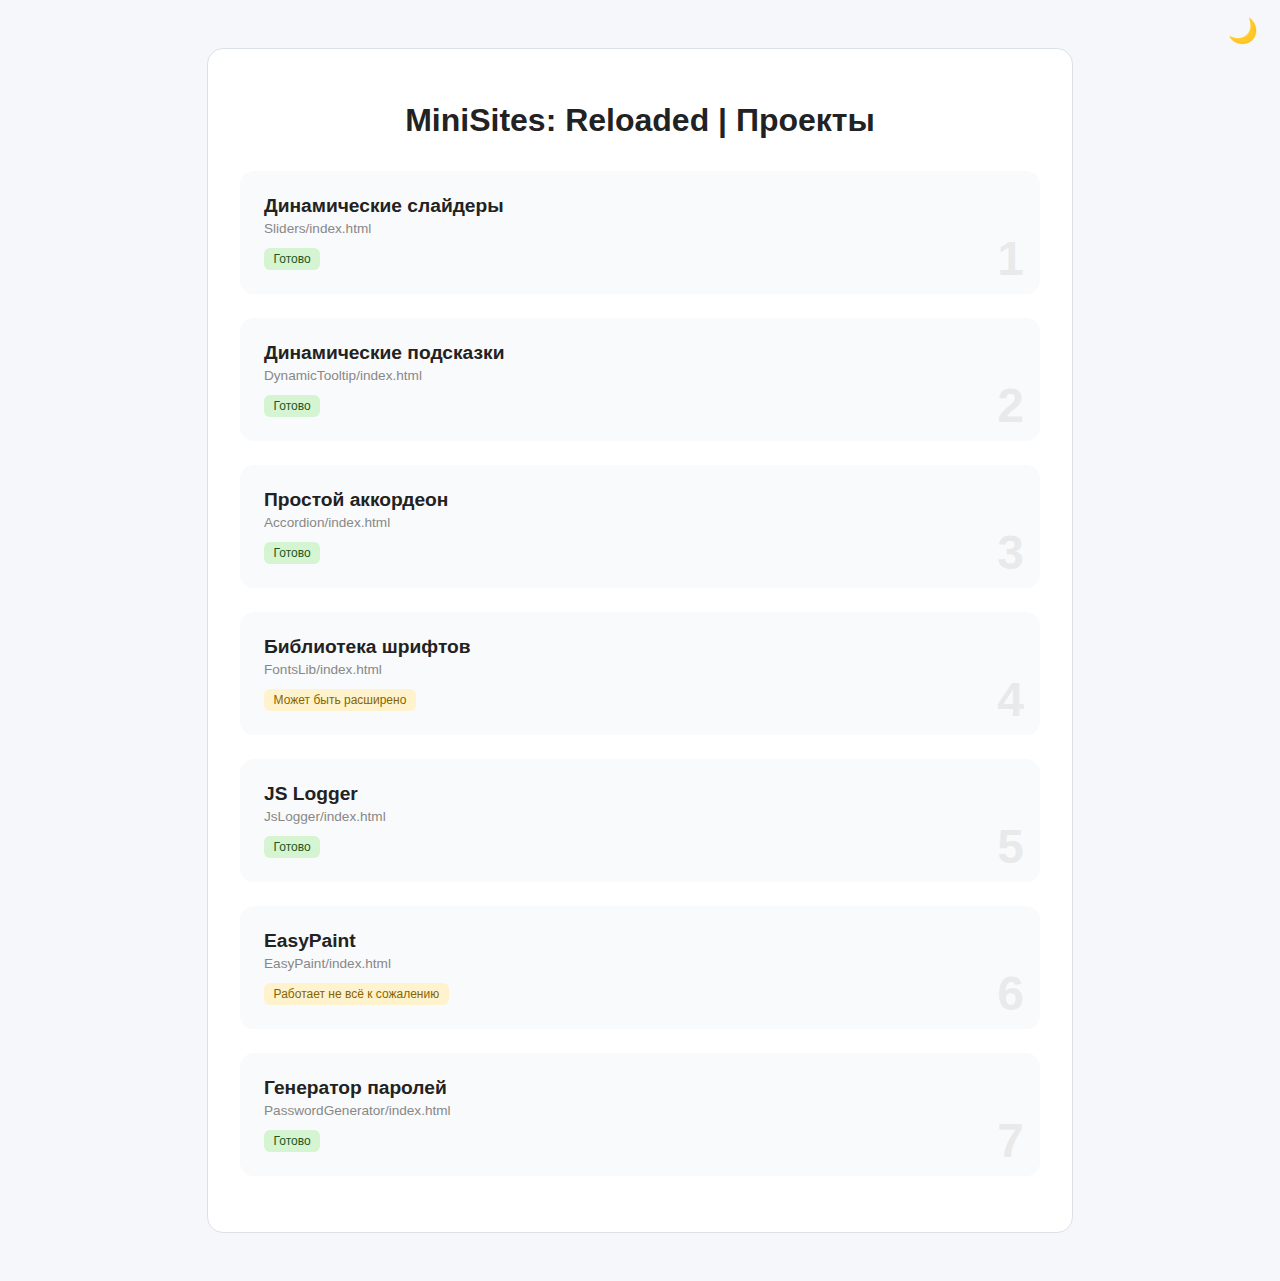
<file: index.html>
<!DOCTYPE html>
<html lang="ru">
	<head>
		<meta charset="UTF-8" />
		<meta name="viewport" content="width=device-width, initial-scale=1.0"/>

		<title>MiniSites: Reloaded | Проекты</title>

		<style>
			:root {
				--bg-light: #f5f7fa;
				--text-light: #222;
				--card-light: #ffffff;
				--border-light: #dce1e7;

				--bg-dark: #121212;
				--text-dark: #eaeaea;
				--card-dark: #1e1e1e;
				--border-dark: #2a2a2a;

				--shadow-hover: 0 15px 35px rgba(0, 0, 0, 0.15);
				--shadow-normal: 0 5px 15px rgba(0, 0, 0, 0.05);
			}

			body {
				margin: 0;
				font-family: 'Segoe UI', sans-serif;
				transition: background 0.3s, color 0.3s;
			}

			.light {
				background: var(--bg-light);
				color: var(--text-light);
			}

			.dark {
				background: var(--bg-dark);
				color: var(--text-dark);
			}

			.container {
				max-width: 800px;
				margin: 3rem auto;
				padding: 2rem;
				border-radius: 16px;
				transition: background 0.3s;
			}

			.light .container {
				background: var(--card-light);
				border: 1px solid var(--border-light);
			}

			.dark .container {
				background: var(--card-dark);
				border: 1px solid var(--border-dark);
			}

			.theme-toggle {
				position: fixed;
				top: 1rem;
				right: 1rem;
				background: none;
				border: none;
				font-size: 1.5rem;
				cursor: pointer;
				color: inherit;
			}

			h1 {
				text-align: center;
				font-size: 2rem;
				margin-bottom: 2rem;
			}

			ol {
				padding: 0;
				list-style: none;
			}

			li {
				position: relative;
				margin-bottom: 1.5rem;
				border-radius: 14px;
				overflow: hidden;
				transition: transform 0.3s ease, box-shadow 0.3s ease;
			}

			li:hover {
				transform: translateY(-5px);
				box-shadow: var(--shadow-hover);
			}

			.project-link {
				display: block;
				text-decoration: none;
				color: inherit;
				padding: 1.5rem;
				background: inherit;
				box-shadow: var(--shadow-normal);
				border-radius: 14px;
				transition: background 0.3s;
			}

			.project-link:hover {
				text-decoration: none;
			}

			.light .project-link {
				background: #f9fafb;
			}

			.dark .project-link {
				background: #2a2d31;
			}

			.number-badge {
				position: absolute;
				bottom: 8px;
				right: 16px;
				font-size: 3rem;
				font-weight: bold;
				opacity: 0.07;
				user-select: none;
			}

			.project-title {
				font-size: 1.2rem;
				font-weight: 600;
				margin-bottom: 0.2rem;
			}

			.path {
				font-size: 0.85rem;
				color: #888;
				margin-bottom: 0.5rem;
			}

			.status {
				display: inline-block;
				font-size: 0.75rem;
				padding: 0.25rem 0.6rem;
				border-radius: 6px;
				margin-top: 0.3rem;
			}

			/* Статусы с темами */
			.light .status.ready { background: #d4f4d2; color: #1e561e; }
			.dark .status.ready { background: #295c2e; color: #a2f6a2; }

			.light .status.wip { background: #fff3cd; color: #856404; }
			.dark .status.wip { background: #5c4d1d; color: #ffe98f; }

			.light .status.error { background: #f8d7da; color: #721c24; }
			.dark .status.error { background: #5c1d22; color: #fbb2b7; }

			.status.none { display: none; }
		</style>
	</head>

	<body class="light">
		<button class="theme-toggle" onclick="toggleTheme()" title="Переключить тему">🌙</button>

		<div class="container">
			<h1>MiniSites: Reloaded | Проекты</h1>

			<ol>
				<li>
					<a class="project-link" href="Sliders/index.html">
						<div class="project-title">Динамические слайдеры</div>
						<div class="path">Sliders/index.html</div>
						<div class="status ready">Готово</div>
						<div class="number-badge">1</div>
					</a>
				</li>

				<li>
					<a class="project-link" href="DynamicTooltip/index.html">
						<div class="project-title">Динамические подсказки</div>
						<div class="path">DynamicTooltip/index.html</div>
						<div class="status ready">Готово</div>
						<div class="number-badge">2</div>
					</a>
				</li>

				<li>
					<a class="project-link" href="Accordion/index.html">
						<div class="project-title">Простой аккордеон</div>
						<div class="path">Accordion/index.html</div>
						<div class="status ready">Готово</div>
						<div class="number-badge">3</div>
					</a>
				</li>

				<li>
					<a class="project-link" href="FontsLib/index.html">
						<div class="project-title">Библиотека шрифтов</div>
						<div class="path">FontsLib/index.html</div>
						<div class="status wip">Может быть расширено</div>
						<div class="number-badge">4</div>
					</a>
				</li>

				<li>
					<a class="project-link" href="JsLogger/index.html">
						<div class="project-title">JS Logger</div>
						<div class="path">JsLogger/index.html</div>
						<div class="status ready">Готово</div>
						<div class="number-badge">5</div>
					</a>
				</li>

				<li>
					<a class="project-link" href="EasyPaint/index.html">
						<div class="project-title">EasyPaint</div>
						<div class="path">EasyPaint/index.html</div>
						<div class="status wip">Работает не всё к сожалению</div>
						<div class="number-badge">6</div>
					</a>
				</li>

				<li>
					<a class="project-link" href="PasswordGenerator/index.html">
						<div class="project-title">Генератор паролей</div>
						<div class="path">PasswordGenerator/index.html</div>
						<div class="status ready">Готово</div>
						<div class="number-badge">7</div>
					</a>
				</li>
			</ol>
		</div>

		<script>
			function toggleTheme() {
				const body = document.body;
				const isLight = body.classList.contains("light");
				body.classList.toggle("light", !isLight);
				body.classList.toggle("dark", isLight);
				document.querySelector('.theme-toggle').textContent = isLight ? '☀️' : '🌙';
			}
		</script>
	</body>
</html>
</file>
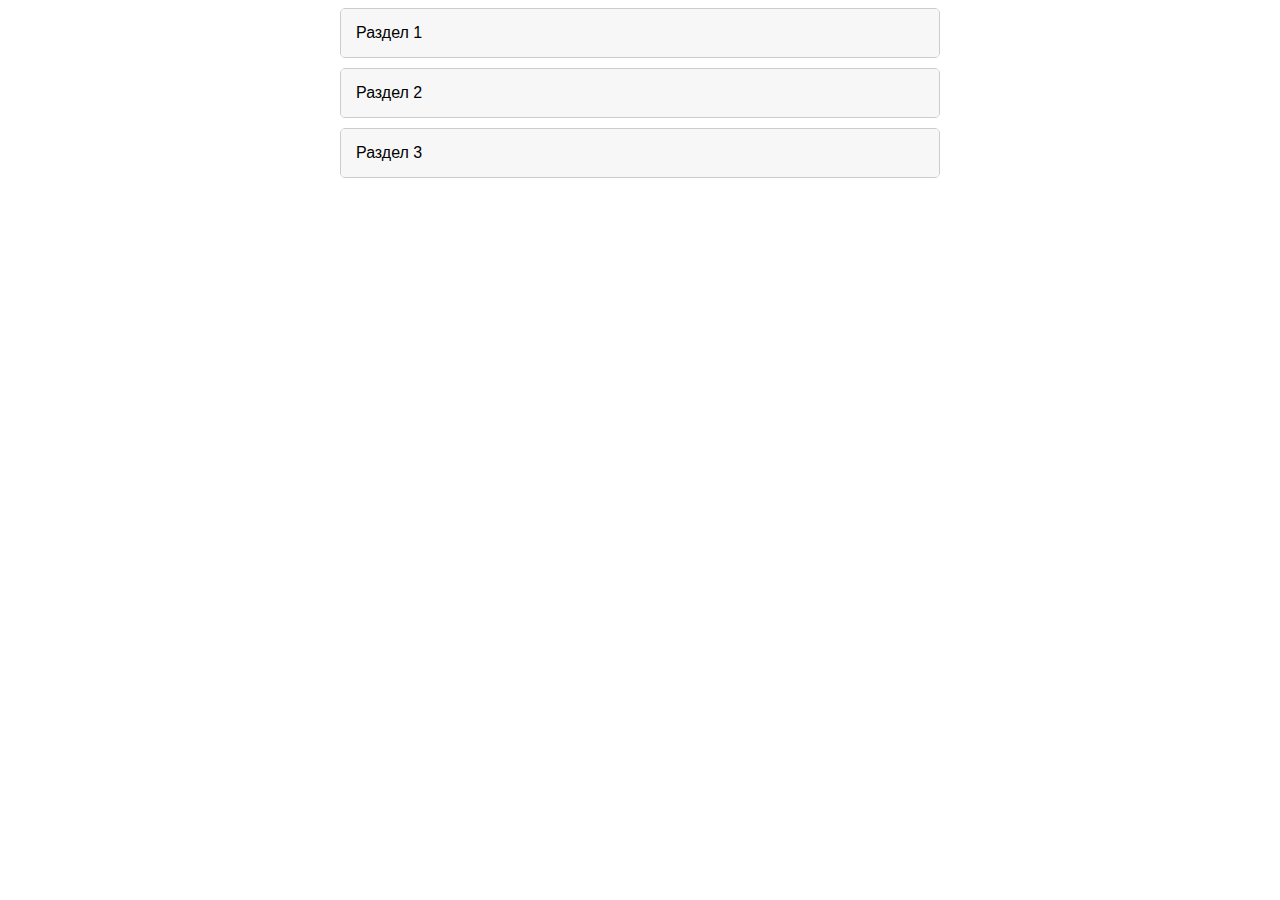
<file: Accordion/index.html>
<!DOCTYPE html>
<html lang="ru">
	<head>
		<meta charset="UTF-8">
		<meta name="viewport" content="width=device-width, initial-scale=1.0">
		<title>Аккордеон</title>
		<style>
			/* Основные стили для аккордеона */
			.accordion {
				width: 100%;
				max-width: 600px;
				margin: 0 auto;
			}

			.accordion-item {
				border: 1px solid #ccc;
				margin-bottom: 10px;
				border-radius: 5px;
				overflow: hidden;
			}

			.accordion-header {
				width: 100%;
				padding: 15px;
				text-align: left;
				background-color: #f7f7f7;
				border: none;
				cursor: pointer;
				font-size: 16px;
				transition: background-color 0.3s ease;
			}

			.accordion-header:hover {
				background-color: #ddd;
			}

			.accordion-content {
				padding: 0 15px;
				max-height: 0;
				overflow: hidden;
				transition: max-height 0.3s ease, padding 0.3s ease;
			}

			.accordion-content p {
				padding: 15px 0;
			}

			/* Класс для открытого состояния */
			.accordion-item.active .accordion-content {
				max-height: 200px; /* Можно настроить под нужную высоту */
				padding: 15px;
			}
		</style>
	</head>

	<body>
		<div class="accordion">
			<div class="accordion-item">
				<button class="accordion-header">Раздел 1</button>
				<div class="accordion-content">
					<p>Содержимое раздела 1.</p>
				</div>
			</div>
			<div class="accordion-item">
				<button class="accordion-header">Раздел 2</button>
				<div class="accordion-content">
					<p>Содержимое раздела 2.</p>
				</div>
			</div>
			<div class="accordion-item">
				<button class="accordion-header">Раздел 3</button>
				<div class="accordion-content">
					<p>Содержимое раздела 3.</p>
				</div>
			</div>
		</div>

		<script>
		    document.querySelectorAll('.accordion-header').forEach(button => {
		        button.addEventListener('click', () => {
		            const accordionItem = button.parentElement;

		            // Закрываем все открытые элементы
		            document.querySelectorAll('.accordion-item').forEach(item => {
		                if (item !== accordionItem && item.classList.contains('active')) {
		                    item.classList.remove('active');
		                }
		            });

		            // Открываем/закрываем текущий элемент
		            accordionItem.classList.toggle('active');
		        });
		    });
		</script>
	</body>
</html>
</file>
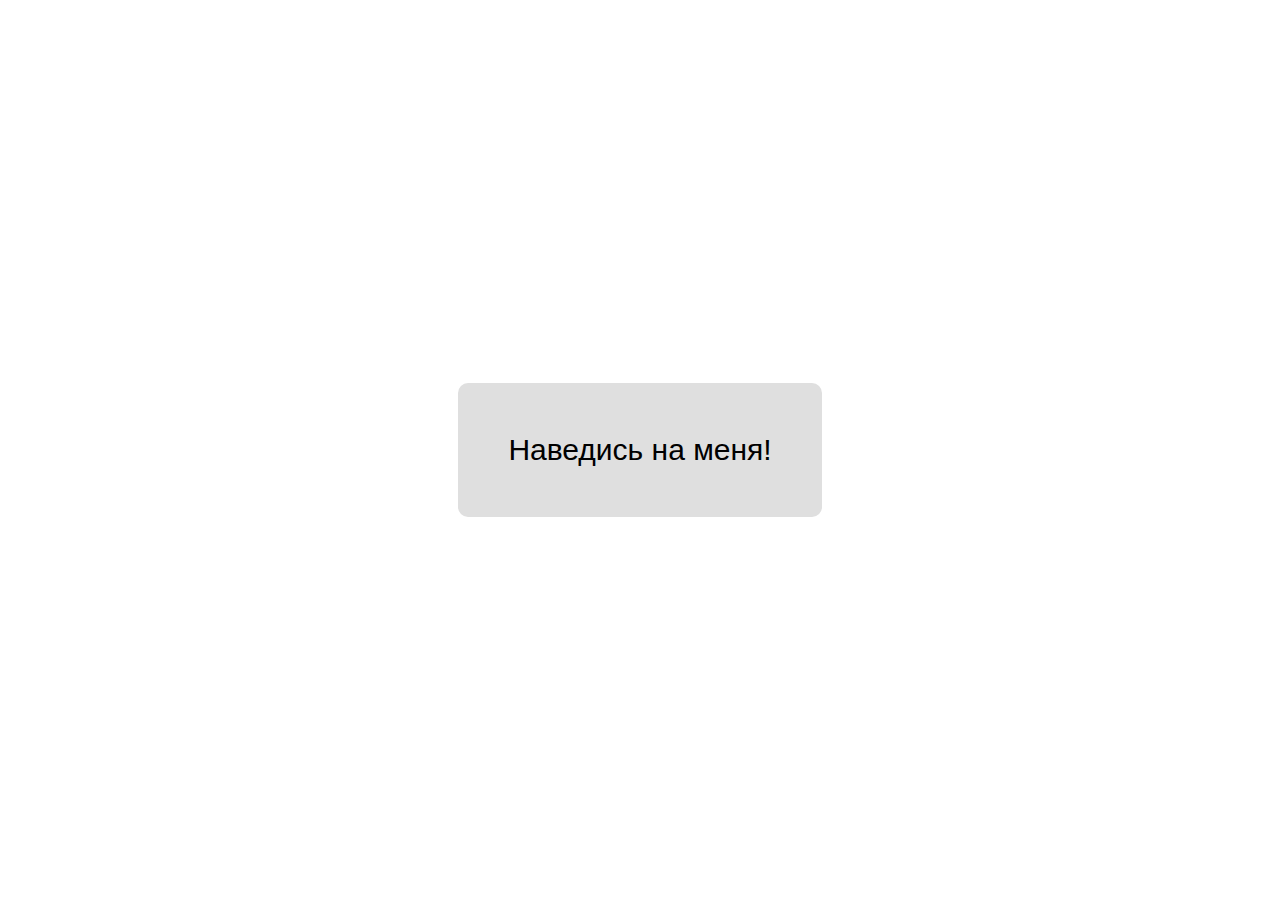
<file: DynamicTooltip/index.html>
<!doctype html>
<html lang="ru">
	<head>
		<meta charset="UTF-8">
		<meta name="viewport"
		      content="width=device-width, user-scalable=no, initial-scale=1.0, maximum-scale=1.0, minimum-scale=1.0">
		<meta http-equiv="X-UA-Compatible" content="ie=edge">
		<title>Dynamic Tooltips</title>

		<style>
			.body{
				font-family: Verdana, Arial, sans-serif;
				margin: 0;
				padding: 0;
				display: flex;
				justify-content: center;
				align-items: center;
				min-height: 100vh;
			}
			.example-block{
				padding: 50px;
				font-size: 30px;
				background-color: #dfdfdf;
				width: fit-content;
				border-radius: 10px;
			}

			/* Стили для подсказки */
			.tooltip {
				position: fixed; /* Подсказка будет следовать за курсором */
				background-color: rgba(0, 0, 0, 0.75);
				color: white;
				padding: 6px 12px;
				border-radius: 6px;
				font-size: 16px;
				white-space: nowrap;
				opacity: 0;
				visibility: hidden;
				transition: opacity 0.3s ease, visibility 0.3s ease;
				pointer-events: none; /* Чтобы подсказка не блокировала взаимодействие */
				z-index: 1000; /* Убедитесь, что подсказка поверх других элементов */
			}
			.tooltip div {
				height: 2px;
			}
		</style>
	</head>
	<body class="body">
		<div data-tooltip="Я\nЕсть\nПодсказка" class="example-block">Наведись на меня!</div>

		<!-- Контейнер для подсказки -->
		<div id="tooltip" class="tooltip"></div>

		<script>
	        document.addEventListener("DOMContentLoaded", () => {
	            const tooltip = document.getElementById("tooltip"); // Контейнер для подсказки
	            const areas = document.querySelectorAll("*"); // Все элементы с подсказками

	            areas.forEach((area) => {
	                area.addEventListener("mouseenter", (e) => {
	                    let tooltipText = area.getAttribute("data-tooltip"); // Получаем текст подсказки
	                    tooltipText = tooltipText.replace(/\\n/g, "<div></div>");
	                    tooltip.innerHTML = tooltipText; // Устанавливаем текст в подсказку

	                    // Показываем подсказку
	                    tooltip.style.opacity = "1";
	                    tooltip.style.visibility = "visible";
	                });

	                area.addEventListener("mousemove", (e) => {
	                    // Позиционируем подсказку рядом с курсором
	                    tooltip.style.left = `${e.clientX + 15}px`; // +10px отступ от курсора
	                    tooltip.style.top = `${e.clientY + 20}px`;
	                });

	                area.addEventListener("mouseleave", () => {
	                    // Скрываем подсказку
	                    tooltip.style.opacity = "0";
	                    tooltip.style.visibility = "hidden";
	                });
	            });
	        });
		</script>
	</body>
</html>
</file>
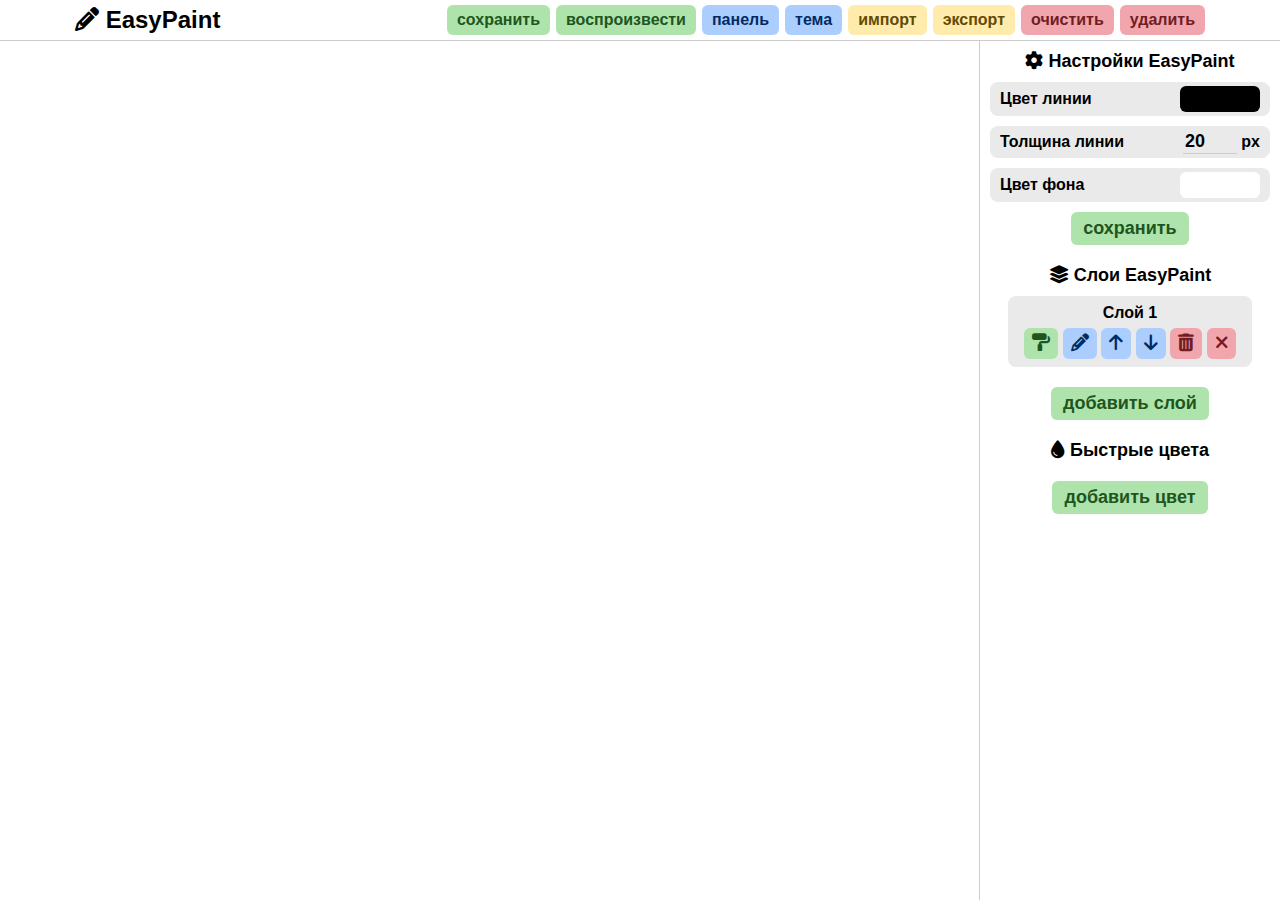
<file: EasyPaint/index.html>
<!DOCTYPE html>
<html lang="ru">
	<head>
		<meta charset="UTF-8">
		<title>EasyPaint: Reinvented</title>

		<link rel="stylesheet" href="css/lib/colors.css">
		<link rel="stylesheet" href="css/src/global.css">
		<link rel="stylesheet" href="css/lib/buttons.css">
		<link rel="stylesheet" href="css/lib/modals.css">

		<link rel="stylesheet" href="assets/fontawesome-free-6.7.2-web/css/fontawesome.css">
		<link rel="stylesheet" href="assets/fontawesome-free-6.7.2-web/css/solid.css">
	</head>

	<body class="body">
		<header class="header">
			<div class="header__inner">
				<h1 class="header-logo">
					<i class="fa fa-pencil-alt"></i> EasyPaint
				</h1>

				<nav class="nav">
					<button class="btn md green" id="button__save">
						<i class="fa fa-floppy-disk"></i>
						<span>сохранить</span>
					</button>

					<button class="btn md green" id="button__replay">
						<i class="fa fa-rotate-right"></i>
						<span>воспроизвести</span>
					</button>

					<button class="btn md blue" id="button__toggle-aside">
						<i class="fa fa-bars"></i>
						<span>панель</span>
					</button>

					<button class="btn md blue" id="button__toggle-theme">
						<i class="fa fa-palette"></i>
						<span>тема</span>
					</button>

					<button class="btn md sand" data-modal-id="modal__import">
						<i class="fa fa-file-arrow-up"></i>
						<span>импорт</span>
					</button>

					<button class="btn md sand" id="button_export" data-modal-id="modal__export">
						<i class="fa fa-file-arrow-down"></i>
						<span>экспорт</span>
					</button>

					<button class="btn md red" id="button__clear">
						<i class="fa fa-file"></i>
						<span>очистить</span>
					</button>

					<button class="btn md red" id="button__remove">
						<i class="fa fa-trash-can"></i>
						<span>удалить</span>
					</button>
				</nav>
			</div>
		</header>

		<main class="main">
			<canvas class="main__canvas" id="canvas__background"></canvas>
		</main>

		<div class="modal" id="modal__export">
			<div class="modal__header">
				<h2 class="modal-header__title">Экспорт данных</h2>
			</div>

			<div class="modal__content">
				<span class="modal-content__data custom-scroll"></span>
			</div>

			<div class="modal__footer">
				<button class="btn sm green close-modal">
					принять
				</button>

				<button class="btn sm red close-modal">
					закрыть
				</button>
			</div>
		</div>

		<div class="modal" id="modal__import">
			<div class="modal__header">
				<h2 class="modal-header__title">Импорт данных</h2>
			</div>

			<div class="modal__content">
				<label for="script__data-import"></label>
				<textarea class="modal-content__textarea custom-scroll" id="script__data-import" rows="10"></textarea>
			</div>

			<div class="modal__footer">
				<button class="btn sm red close-modal" id="button_import">
					закрыть
				</button>
			</div>
		</div>

		<aside class="aside active">
			<section class="aside__block">
				<h2 class="aside-block__header">
					<i class="fa fa-gear"></i> Настройки EasyPaint
				</h2>

				<div class="aside-block__settings">
					<div class="aside-block__settings-parameter">
						<label for="param__line-color">Цвет линии</label>
						<input type="color" id="param__line-color">
					</div>

					<div class="aside-block__settings-parameter">
						<label for="param__line-size">Толщина линии</label>
						<div>
							<input type="number" id="param__line-size"> px
						</div>
					</div>

					<div class="aside-block__settings-parameter">
						<label for="param__bg-color">Цвет фона</label>
						<input type="color" id="param__bg-color">
					</div>
				</div>

				<div class="buttons">
					<button class="btn md green" id="param__submit">
						сохранить
					</button>
				</div>
			</section>

			<section class="aside__block">
				<h2 class="aside-block__header">
					<i class="fa fa-layer-group"></i> Слои EasyPaint
				</h2>

				<div class="aside-block__layers" id="layers-container">

				</div>
			</section>

			<section class="aside__block">
				<h2 class="aside-block__header">
					<i class="fa fa-droplet"></i> Быстрые цвета
				</h2>

				<div class="aside-block__colors" id="colors-container">

				</div>

				<div class="buttons">
					<button class="btn md green" id="button__add-fast-color">
						добавить цвет
					</button>
				</div>
			</section>
		</aside>

		<script src="js/lib/logger.js"></script>
		<script src="js/lib/uuid.js"></script>

		<script>
            const logger = new Logger({
                level: 'debug'
            });
		</script>

		<script src="js/src/paint.js"></script>
		<script src="js/src/paint_UI.js"></script>

		<script src="js/modules/FastColors.js"></script>
	</body>
</html>
</file>
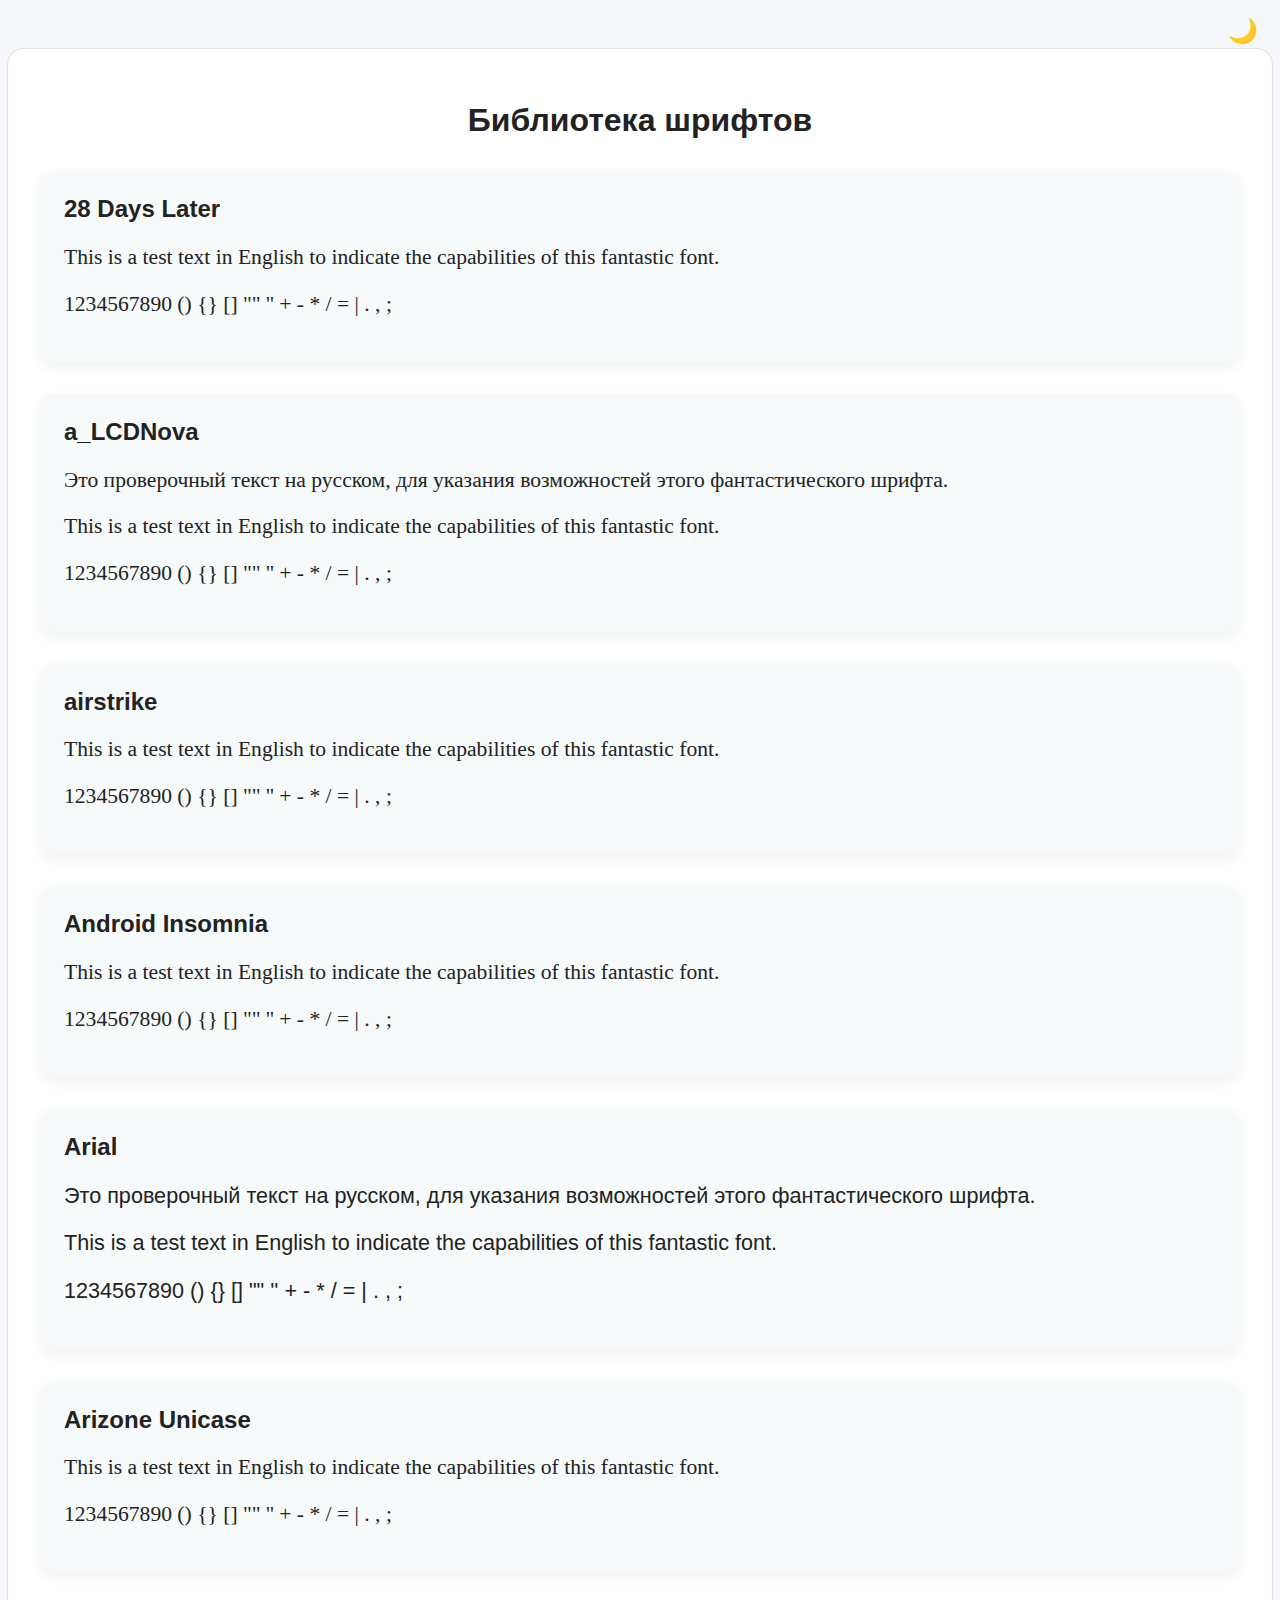
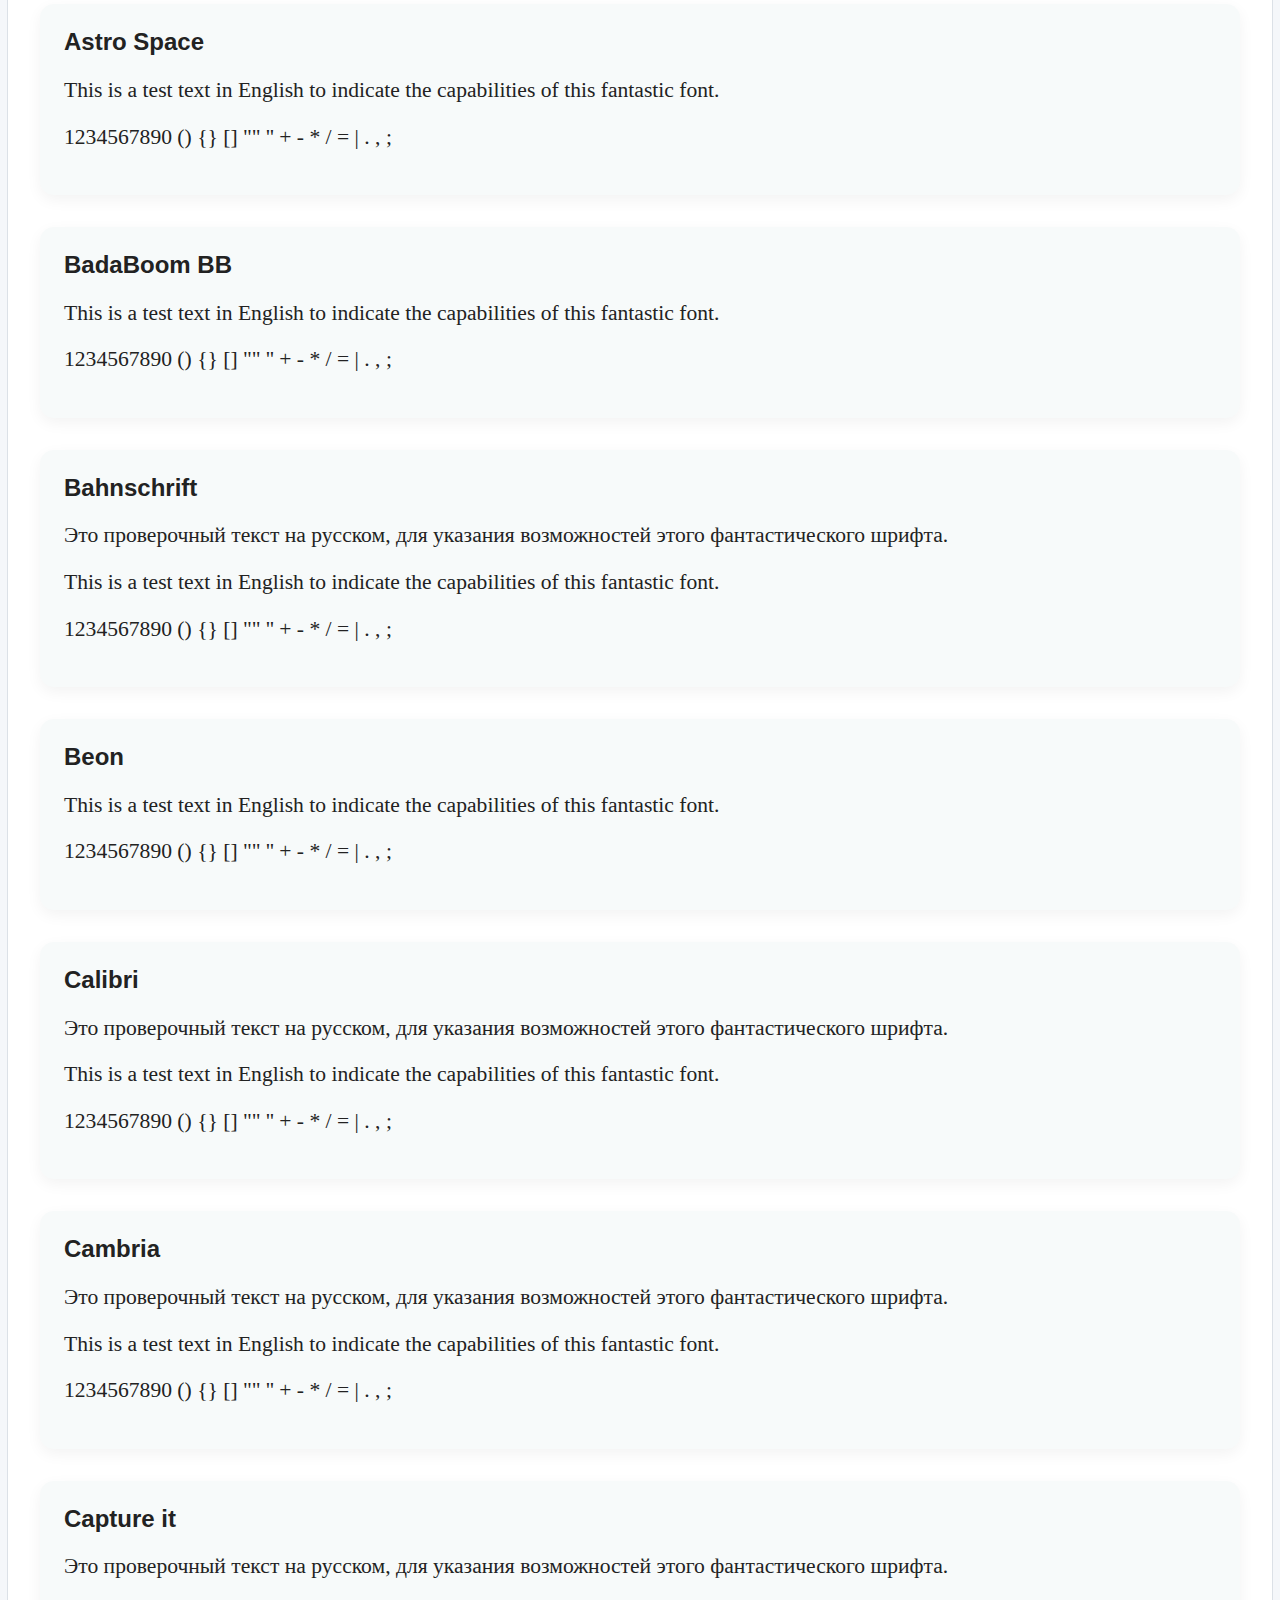
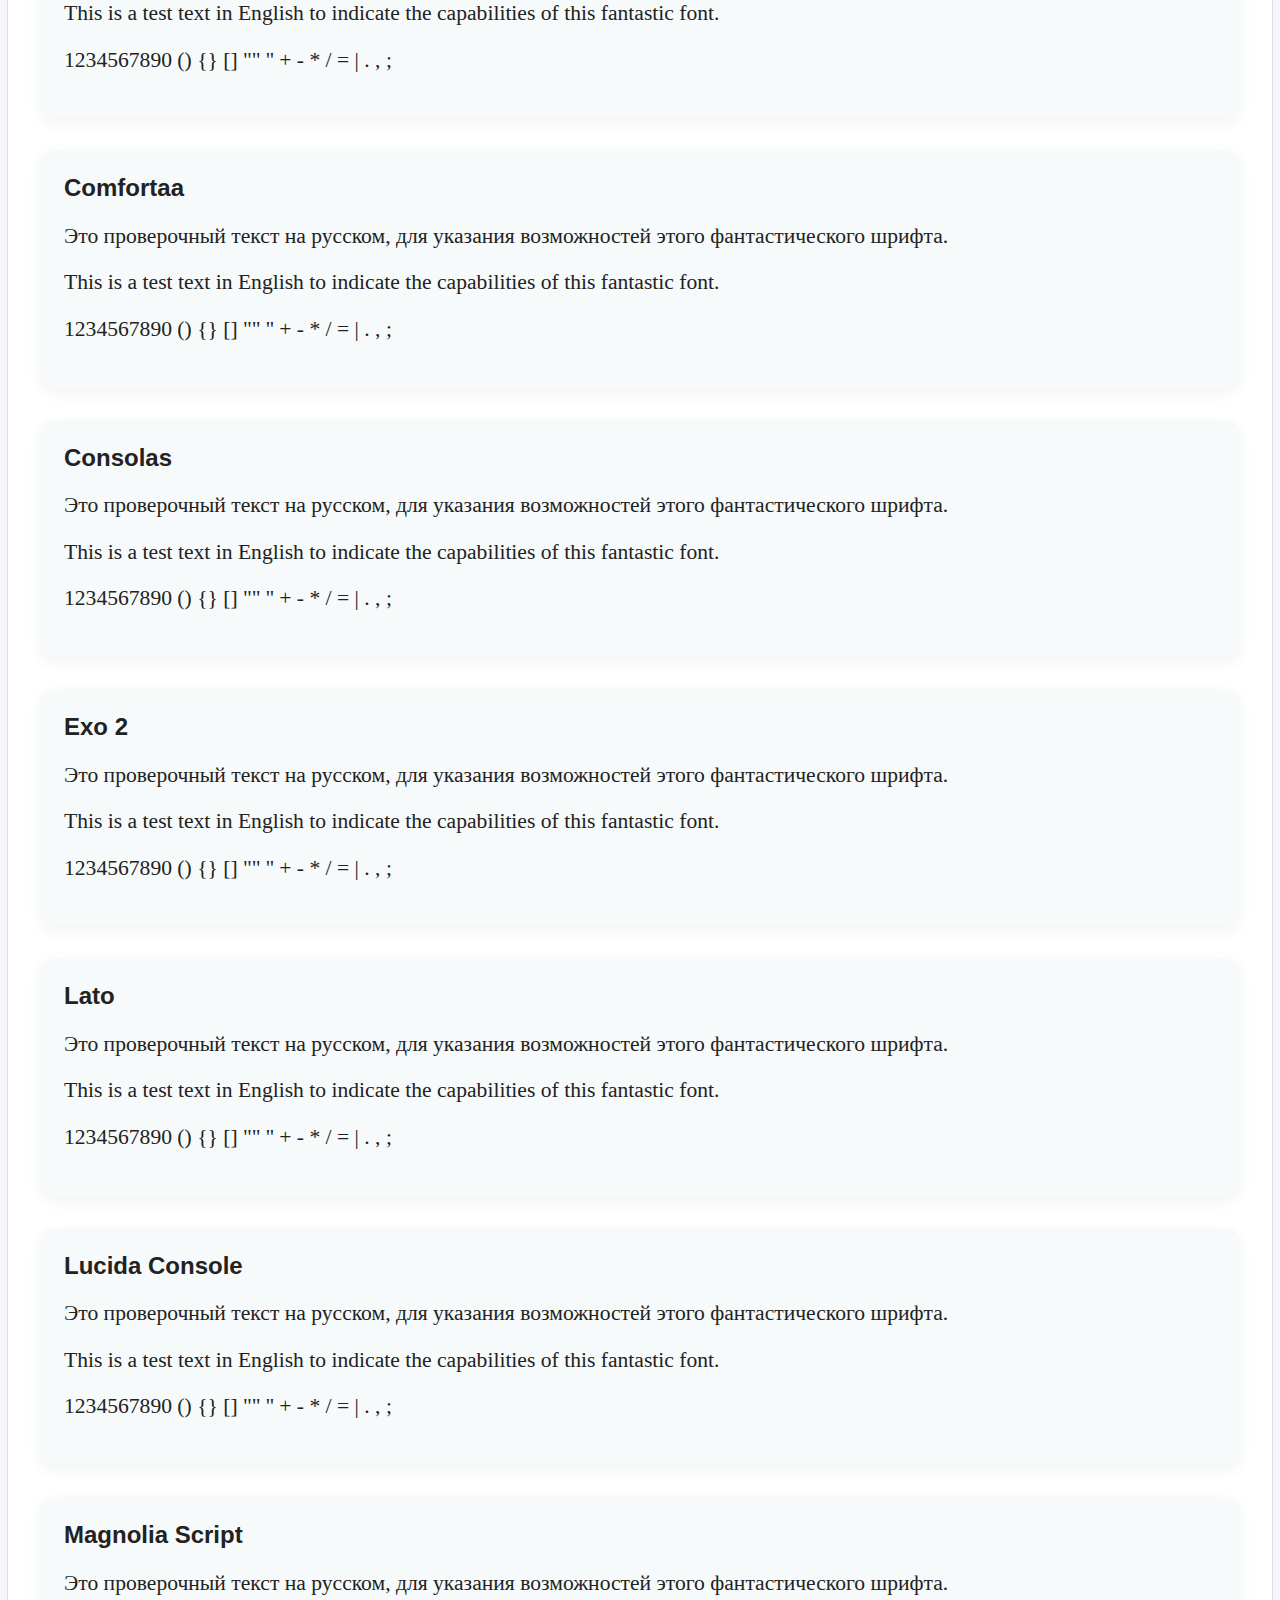
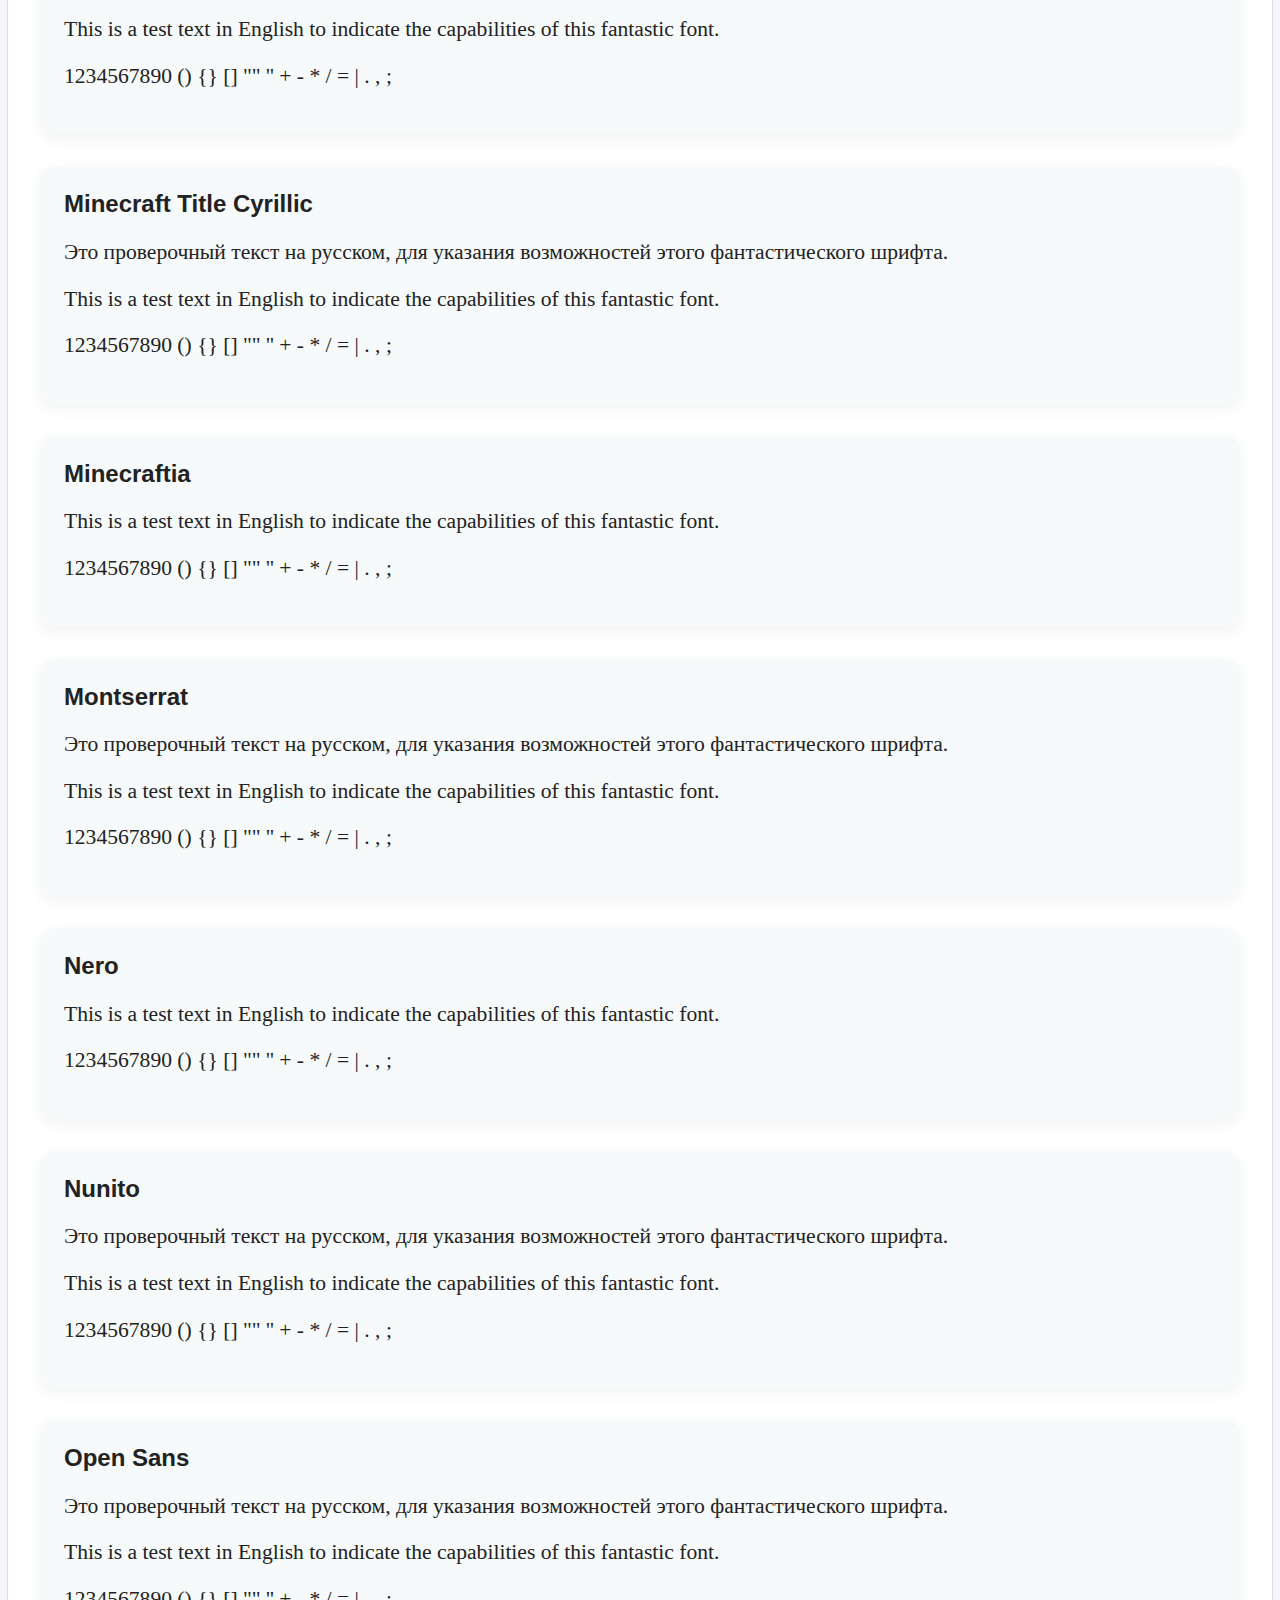
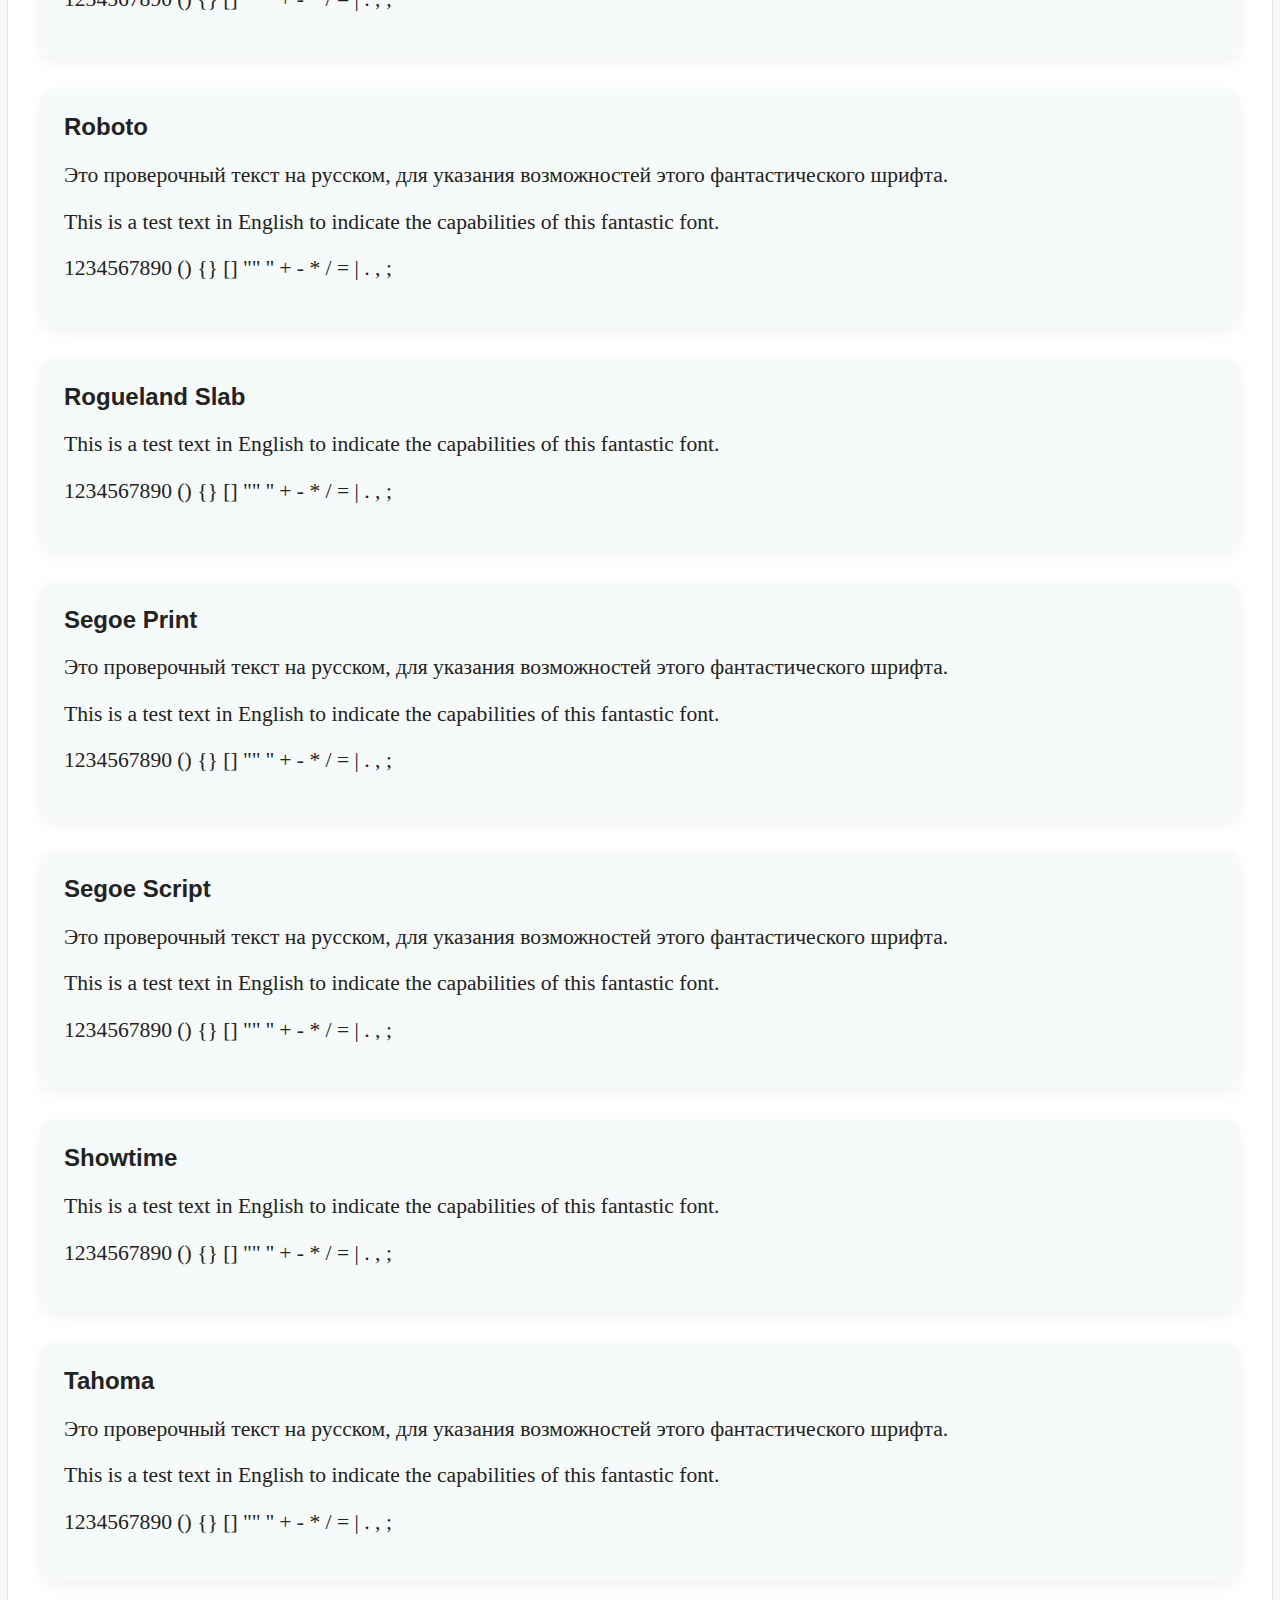
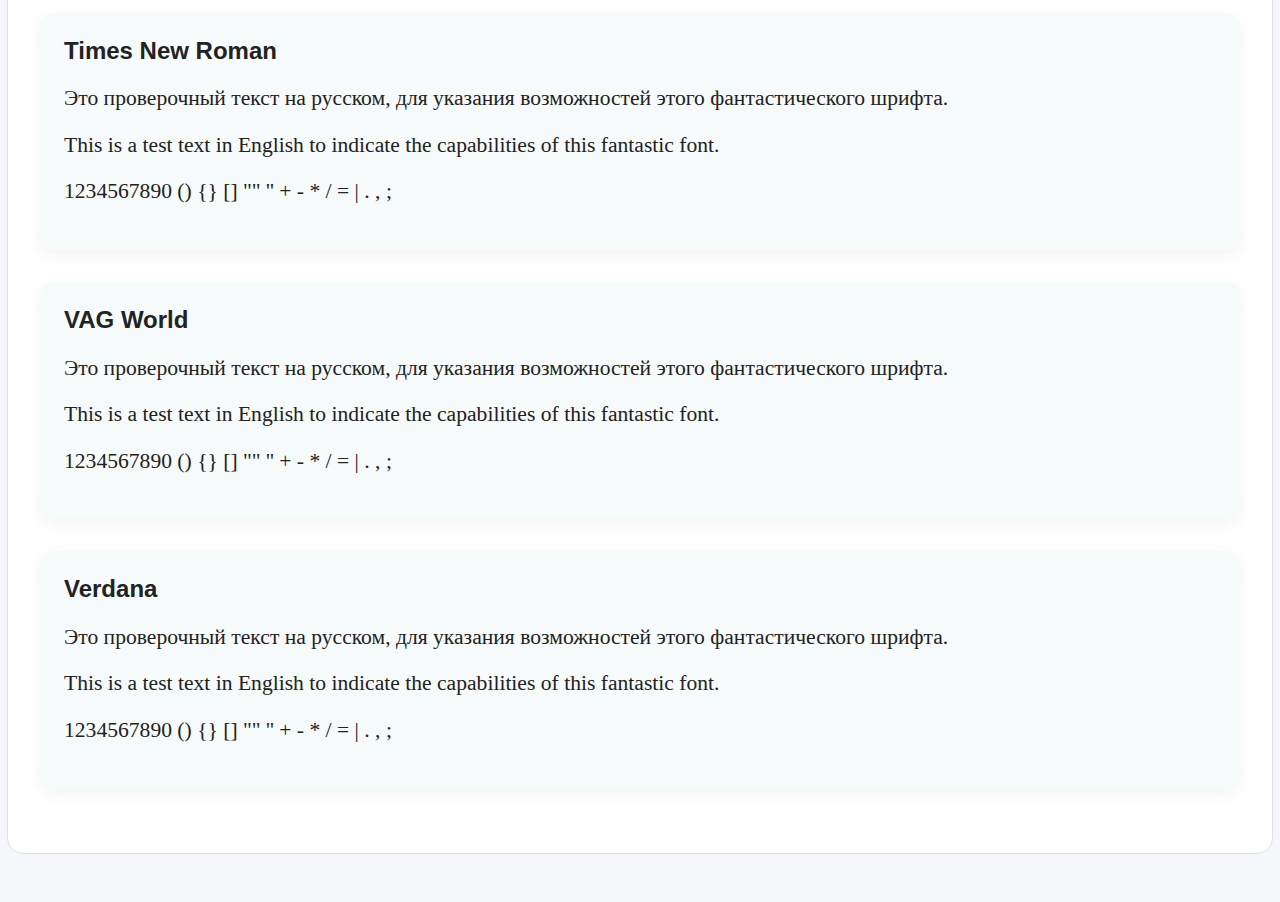
<file: FontsLib/index.html>
<!DOCTYPE html>
<html lang="ru">
	<head>
		<meta charset="UTF-8" />
		<meta name="viewport" content="width=device-width, initial-scale=1.0"/>

		<title>Библиотека шрифтов</title>

		<link rel="stylesheet" href="css/style.css">
	</head>

	<body class="light">
		<button class="theme-toggle" onclick="toggleTheme()" title="Переключить тему">🌙</button>

		<div class="container">
			<h1>Библиотека шрифтов</h1>

			<div class="font-sample">
				<h2>28 Days Later</h2>
				<p style="font-family: '28 Days Later'">This is a test text in English to indicate the capabilities of this fantastic font.</p>
				<p style="font-family: '28 Days Later'">1234567890    () {} []    "" ''    + - * / = |    . , ;</p>
			</div>

			<div class="font-sample">
				<h2>a_LCDNova</h2>
				<p style="font-family: 'a_LCDNova'">Это проверочный текст на русском, для указания возможностей этого фантастического шрифта.</p>
				<p style="font-family: 'a_LCDNova'">This is a test text in English to indicate the capabilities of this fantastic font.</p>
				<p style="font-family: 'a_LCDNova'">1234567890    () {} []    "" ''    + - * / = |    . , ;</p>
			</div>

			<div class="font-sample">
				<h2>airstrike</h2>
				<p style="font-family: 'airstrike'">This is a test text in English to indicate the capabilities of this fantastic font.</p>
				<p style="font-family: 'airstrike'">1234567890    () {} []    "" ''    + - * / = |    . , ;</p>
			</div>

			<div class="font-sample">
				<h2>Android Insomnia</h2>
				<p style="font-family: 'Android Insomnia'">This is a test text in English to indicate the capabilities of this fantastic font.</p>
				<p style="font-family: 'Android Insomnia'">1234567890    () {} []    "" ''    + - * / = |    . , ;</p>
			</div>

			<div class="font-sample">
				<h2>Arial</h2>
				<p style="font-family: 'Arial'">Это проверочный текст на русском, для указания возможностей этого фантастического шрифта.</p>
				<p style="font-family: 'Arial'">This is a test text in English to indicate the capabilities of this fantastic font.</p>
				<p style="font-family: 'Arial'">1234567890    () {} []    "" ''    + - * / = |    . , ;</p>
			</div>

			<div class="font-sample">
				<h2>Arizone Unicase</h2>
				<p style="font-family: 'Arizone Unicase'">This is a test text in English to indicate the capabilities of this fantastic font.</p>
				<p style="font-family: 'Arizone Unicase'">1234567890    () {} []    "" ''    + - * / = |    . , ;</p>
			</div>

			<div class="font-sample">
				<h2>Astro Space</h2>
				<p style="font-family: 'Astro Space'">This is a test text in English to indicate the capabilities of this fantastic font.</p>
				<p style="font-family: 'Astro Space'">1234567890    () {} []    "" ''    + - * / = |    . , ;</p>
			</div>

			<div class="font-sample">
				<h2>BadaBoom BB</h2>
				<p style="font-family: 'BadaBoom BB'">This is a test text in English to indicate the capabilities of this fantastic font.</p>
				<p style="font-family: 'BadaBoom BB'">1234567890    () {} []    "" ''    + - * / = |    . , ;</p>
			</div>

			<div class="font-sample">
				<h2>Bahnschrift</h2>
				<p style="font-family: 'Bahnschrift'">Это проверочный текст на русском, для указания возможностей этого фантастического шрифта.</p>
				<p style="font-family: 'Bahnschrift'">This is a test text in English to indicate the capabilities of this fantastic font.</p>
				<p style="font-family: 'Bahnschrift'">1234567890    () {} []    "" ''    + - * / = |    . , ;</p>
			</div>

			<div class="font-sample">
				<h2>Beon</h2>
				<p style="font-family: 'Beon'">This is a test text in English to indicate the capabilities of this fantastic font.</p>
				<p style="font-family: 'Beon'">1234567890    () {} []    "" ''    + - * / = |    . , ;</p>
			</div>


			<div class="font-sample">
				<h2>Calibri</h2>
				<p style="font-family: 'Calibri'">Это проверочный текст на русском, для указания возможностей этого фантастического шрифта.</p>
				<p style="font-family: 'Calibri'">This is a test text in English to indicate the capabilities of this fantastic font.</p>
				<p style="font-family: 'Calibri'">1234567890    () {} []    "" ''    + - * / = |    . , ;</p>
			</div>

			<div class="font-sample">
				<h2>Cambria</h2>
				<p style="font-family: 'Cambria'">Это проверочный текст на русском, для указания возможностей этого фантастического шрифта.</p>
				<p style="font-family: 'Cambria'">This is a test text in English to indicate the capabilities of this fantastic font.</p>
				<p style="font-family: 'Cambria'">1234567890    () {} []    "" ''    + - * / = |    . , ;</p>
			</div>

			<div class="font-sample">
				<h2>Capture it</h2>
				<p style="font-family: 'Capture it'">Это проверочный текст на русском, для указания возможностей этого фантастического шрифта.</p>
				<p style="font-family: 'Capture it'">This is a test text in English to indicate the capabilities of this fantastic font.</p>
				<p style="font-family: 'Capture it'">1234567890    () {} []    "" ''    + - * / = |    . , ;</p>
			</div>

			<div class="font-sample">
				<h2>Comfortaa</h2>
				<p style="font-family: 'Comfortaa'">Это проверочный текст на русском, для указания возможностей этого фантастического шрифта.</p>
				<p style="font-family: 'Comfortaa'">This is a test text in English to indicate the capabilities of this fantastic font.</p>
				<p style="font-family: 'Comfortaa'">1234567890    () {} []    "" ''    + - * / = |    . , ;</p>
			</div>

			<div class="font-sample">
				<h2>Consolas</h2>
				<p style="font-family: 'Consolas'">Это проверочный текст на русском, для указания возможностей этого фантастического шрифта.</p>
				<p style="font-family: 'Consolas'">This is a test text in English to indicate the capabilities of this fantastic font.</p>
				<p style="font-family: 'Consolas'">1234567890    () {} []    "" ''    + - * / = |    . , ;</p>
			</div>

			<div class="font-sample">
				<h2>Exo 2</h2>
				<p style="font-family: 'Exo 2'">Это проверочный текст на русском, для указания возможностей этого фантастического шрифта.</p>
				<p style="font-family: 'Exo 2'">This is a test text in English to indicate the capabilities of this fantastic font.</p>
				<p style="font-family: 'Exo 2'">1234567890    () {} []    "" ''    + - * / = |    . , ;</p>
			</div>

			<div class="font-sample">
				<h2>Lato</h2>
				<p style="font-family: 'Lato'">Это проверочный текст на русском, для указания возможностей этого фантастического шрифта.</p>
				<p style="font-family: 'Lato'">This is a test text in English to indicate the capabilities of this fantastic font.</p>
				<p style="font-family: 'Lato'">1234567890    () {} []    "" ''    + - * / = |    . , ;</p>
			</div>

			<div class="font-sample">
				<h2>Lucida Console</h2>
				<p style="font-family: 'Lucida Console'">Это проверочный текст на русском, для указания возможностей этого фантастического шрифта.</p>
				<p style="font-family: 'Lucida Console'">This is a test text in English to indicate the capabilities of this fantastic font.</p>
				<p style="font-family: 'Lucida Console'">1234567890    () {} []    "" ''    + - * / = |    . , ;</p>
			</div>

			<div class="font-sample">
				<h2>Magnolia Script</h2>
				<p style="font-family: 'Magnolia Script'">Это проверочный текст на русском, для указания возможностей этого фантастического шрифта.</p>
				<p style="font-family: 'Magnolia Script'">This is a test text in English to indicate the capabilities of this fantastic font.</p>
				<p style="font-family: 'Magnolia Script'">1234567890    () {} []    "" ''    + - * / = |    . , ;</p>
			</div>

			<div class="font-sample">
				<h2>Minecraft Title Cyrillic</h2>
				<p style="font-family: 'Minecraft Title Cyrillic'">Это проверочный текст на русском, для указания возможностей этого фантастического шрифта.</p>
				<p style="font-family: 'Minecraft Title Cyrillic'">This is a test text in English to indicate the capabilities of this fantastic font.</p>
				<p style="font-family: 'Minecraft Title Cyrillic'">1234567890    () {} []    "" ''    + - * / = |    . , ;</p>
			</div>

			<div class="font-sample">
				<h2>Minecraftia</h2>
				<p style="font-family: 'Minecraftia'">This is a test text in English to indicate the capabilities of this fantastic font.</p>
				<p style="font-family: 'Minecraftia'">1234567890    () {} []    "" ''    + - * / = |    . , ;</p>
			</div>

			<div class="font-sample">
				<h2>Montserrat</h2>
				<p style="font-family: 'Montserrat'">Это проверочный текст на русском, для указания возможностей этого фантастического шрифта.</p>
				<p style="font-family: 'Montserrat'">This is a test text in English to indicate the capabilities of this fantastic font.</p>
				<p style="font-family: 'Montserrat'">1234567890    () {} []    "" ''    + - * / = |    . , ;</p>
			</div>

			<div class="font-sample">
				<h2>Nero</h2>
				<p style="font-family: 'Nero'">This is a test text in English to indicate the capabilities of this fantastic font.</p>
				<p style="font-family: 'Nero'">1234567890    () {} []    "" ''    + - * / = |    . , ;</p>
			</div>

			<div class="font-sample">
				<h2>Nunito</h2>
				<p style="font-family: 'Nunito'">Это проверочный текст на русском, для указания возможностей этого фантастического шрифта.</p>
				<p style="font-family: 'Nunito'">This is a test text in English to indicate the capabilities of this fantastic font.</p>
				<p style="font-family: 'Nunito'">1234567890    () {} []    "" ''    + - * / = |    . , ;</p>
			</div>

			<div class="font-sample">
				<h2>Open Sans</h2>
				<p style="font-family: 'Open Sans'">Это проверочный текст на русском, для указания возможностей этого фантастического шрифта.</p>
				<p style="font-family: 'Open Sans'">This is a test text in English to indicate the capabilities of this fantastic font.</p>
				<p style="font-family: 'Open Sans'">1234567890    () {} []    "" ''    + - * / = |    . , ;</p>
			</div>

			<div class="font-sample">
				<h2>Roboto</h2>
				<p style="font-family: 'Roboto'">Это проверочный текст на русском, для указания возможностей этого фантастического шрифта.</p>
				<p style="font-family: 'Roboto'">This is a test text in English to indicate the capabilities of this fantastic font.</p>
				<p style="font-family: 'Roboto'">1234567890    () {} []    "" ''    + - * / = |    . , ;</p>
			</div>

			<div class="font-sample">
				<h2>Rogueland Slab</h2>
				<p style="font-family: 'Rogueland Slab'">This is a test text in English to indicate the capabilities of this fantastic font.</p>
				<p style="font-family: 'Rogueland Slab'">1234567890    () {} []    "" ''    + - * / = |    . , ;</p>
			</div>

			<div class="font-sample">
				<h2>Segoe Print</h2>
				<p style="font-family: 'Segoe Print'">Это проверочный текст на русском, для указания возможностей этого фантастического шрифта.</p>
				<p style="font-family: 'Segoe Print'">This is a test text in English to indicate the capabilities of this fantastic font.</p>
				<p style="font-family: 'Segoe Print'">1234567890    () {} []    "" ''    + - * / = |    . , ;</p>
			</div>

			<div class="font-sample">
				<h2>Segoe Script</h2>
				<p style="font-family: 'Segoe Script'">Это проверочный текст на русском, для указания возможностей этого фантастического шрифта.</p>
				<p style="font-family: 'Segoe Script'">This is a test text in English to indicate the capabilities of this fantastic font.</p>
				<p style="font-family: 'Segoe Script'">1234567890    () {} []    "" ''    + - * / = |    . , ;</p>
			</div>

			<div class="font-sample">
				<h2>Showtime</h2>
				<p style="font-family: 'Showtime'">This is a test text in English to indicate the capabilities of this fantastic font.</p>
				<p style="font-family: 'Showtime'">1234567890    () {} []    "" ''    + - * / = |    . , ;</p>
			</div>

			<div class="font-sample">
				<h2>Tahoma</h2>
				<p style="font-family: 'Tahoma'">Это проверочный текст на русском, для указания возможностей этого фантастического шрифта.</p>
				<p style="font-family: 'Tahoma'">This is a test text in English to indicate the capabilities of this fantastic font.</p>
				<p style="font-family: 'Tahoma'">1234567890    () {} []    "" ''    + - * / = |    . , ;</p>
			</div>

			<div class="font-sample">
				<h2>Times New Roman</h2>
				<p style="font-family: 'Times New Roman'">Это проверочный текст на русском, для указания возможностей этого фантастического шрифта.</p>
				<p style="font-family: 'Times New Roman'">This is a test text in English to indicate the capabilities of this fantastic font.</p>
				<p style="font-family: 'Times New Roman'">1234567890    () {} []    "" ''    + - * / = |    . , ;</p>
			</div>

			<div class="font-sample">
				<h2>VAG World</h2>
				<p style="font-family: 'VAG World'">Это проверочный текст на русском, для указания возможностей этого фантастического шрифта.</p>
				<p style="font-family: 'VAG World'">This is a test text in English to indicate the capabilities of this fantastic font.</p>
				<p style="font-family: 'VAG World'">1234567890    () {} []    "" ''    + - * / = |    . , ;</p>
			</div>

			<div class="font-sample">
				<h2>Verdana</h2>
				<p style="font-family: 'Verdana'">Это проверочный текст на русском, для указания возможностей этого фантастического шрифта.</p>
				<p style="font-family: 'Verdana'">This is a test text in English to indicate the capabilities of this fantastic font.</p>
				<p style="font-family: 'Verdana'">1234567890    () {} []    "" ''    + - * / = |    . , ;</p>
			</div>
		</div>

		<script>
		    function toggleTheme() {
		        const body = document.body;
		        const isLight = body.classList.contains("light");
		        body.classList.toggle("light", !isLight);
		        body.classList.toggle("dark", isLight);
		        document.querySelector('.theme-toggle').textContent = isLight ? '☀️' : '🌙';
		    }
		</script>
	</body>
</html>
</file>
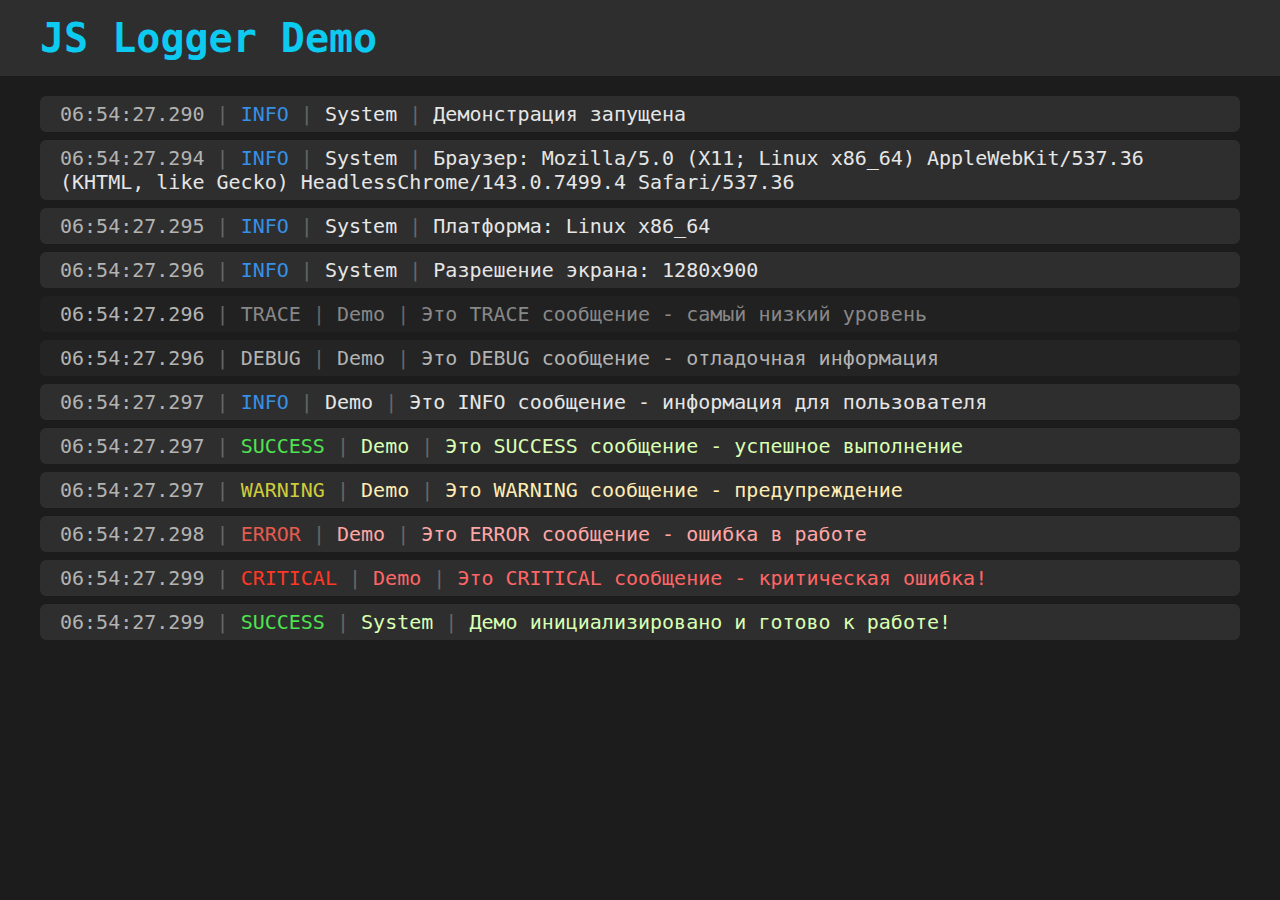
<file: JsLogger/index.html>
<!DOCTYPE html>
<html lang="ru">
	<head>
		<meta charset="UTF-8">
		<title>JS Logger</title>

		<link rel="stylesheet" href="css/global.css">
	</head>

	<body class="body">
		<header class="header">
			<h1 class="header__title">JS Logger Demo</h1>
		</header>

		<main class="content" id="log-container">

		</main>

		<script src="js/lib/logger.js"></script>
		<script src="js/src/demo.js"></script>
	</body>
</html>
</file>
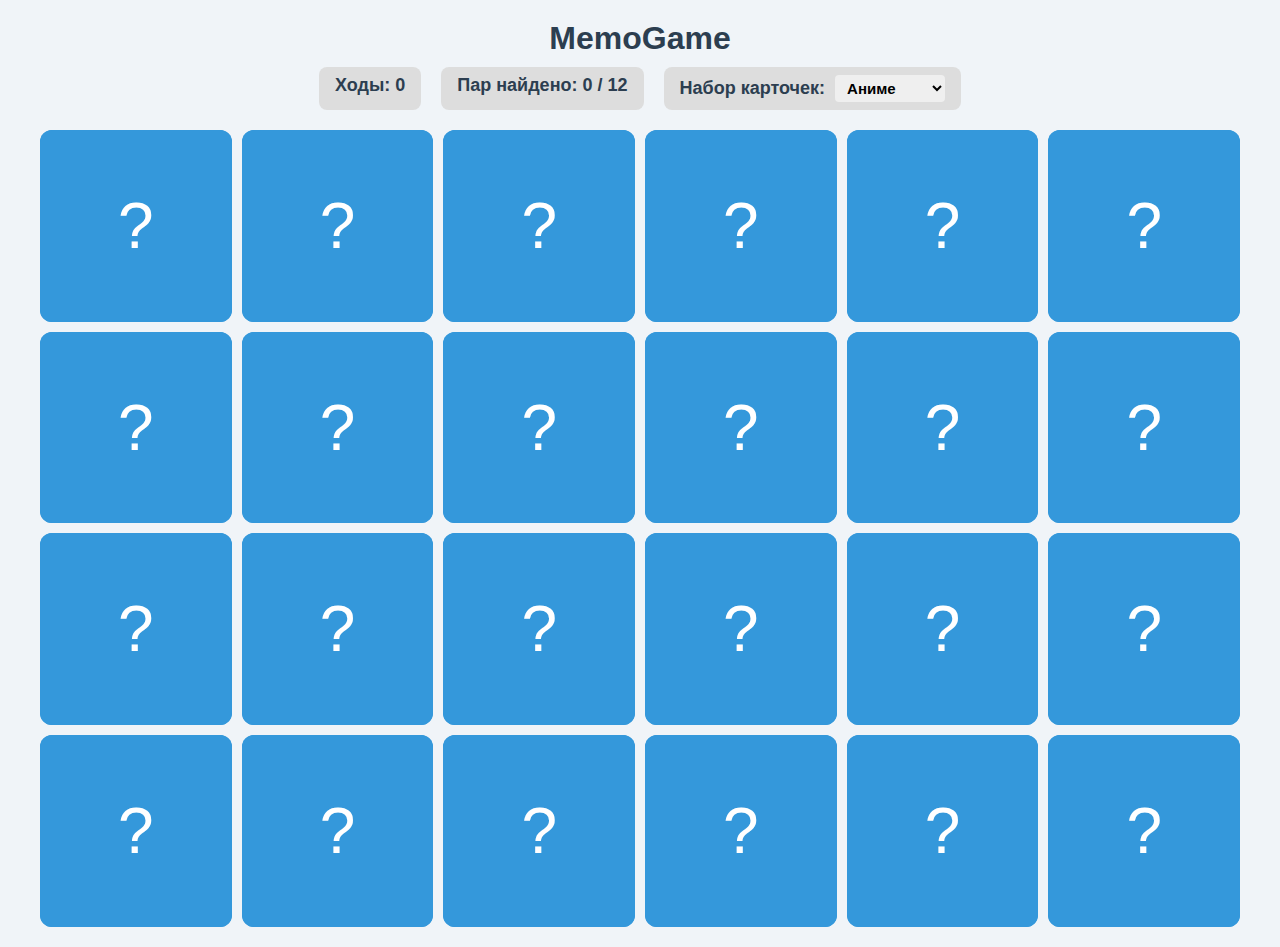
<file: MemoGame/index.html>
<!DOCTYPE html>
<html lang="ru">
	<head>
		<meta charset="UTF-8">
		<meta name="viewport" content="width=device-width, initial-scale=1.0">

		<title>Найди пару!</title>

		<link rel="stylesheet" href="css/style.css">
	</head>

	<body>
		<header class="header">
			<h1 class="header__title">MemoGame</h1>

			<div class="stats">
				<p class="stats__block">
					Ходы: <span id="moves">0</span>
				</p>

				<p class="stats__block">
					Пар найдено: <span id="pairs">0</span> / 12
				</p>

				<label class="stats__block">
					Набор карточек:
					<select class="cards-set" name="cards-set" id="cards-set">
						<option value="anime">Аниме</option>
						<option value="gigachad">Гигачады</option>
						<option value="xmas">Ёлочки</option>
						<option value="snow">Снежинки</option>
						<option value="stone">Камни</option>
					</select>
				</label>
			</div>
		</header>

		<div class="game-board" id="gameBoard"></div>

		<div id="winModal" class="modal">
			<div class="modal-content">
				<h2>🎉 Победа!</h2>

				<p>Вы нашли все 12 пар за <span id="finalMoves">0</span> ходов!</p>

				<button onclick="restartGame()">Играть снова</button>
			</div>
		</div>

		<script src="js/script.js"></script>
	</body>
</html>
</file>
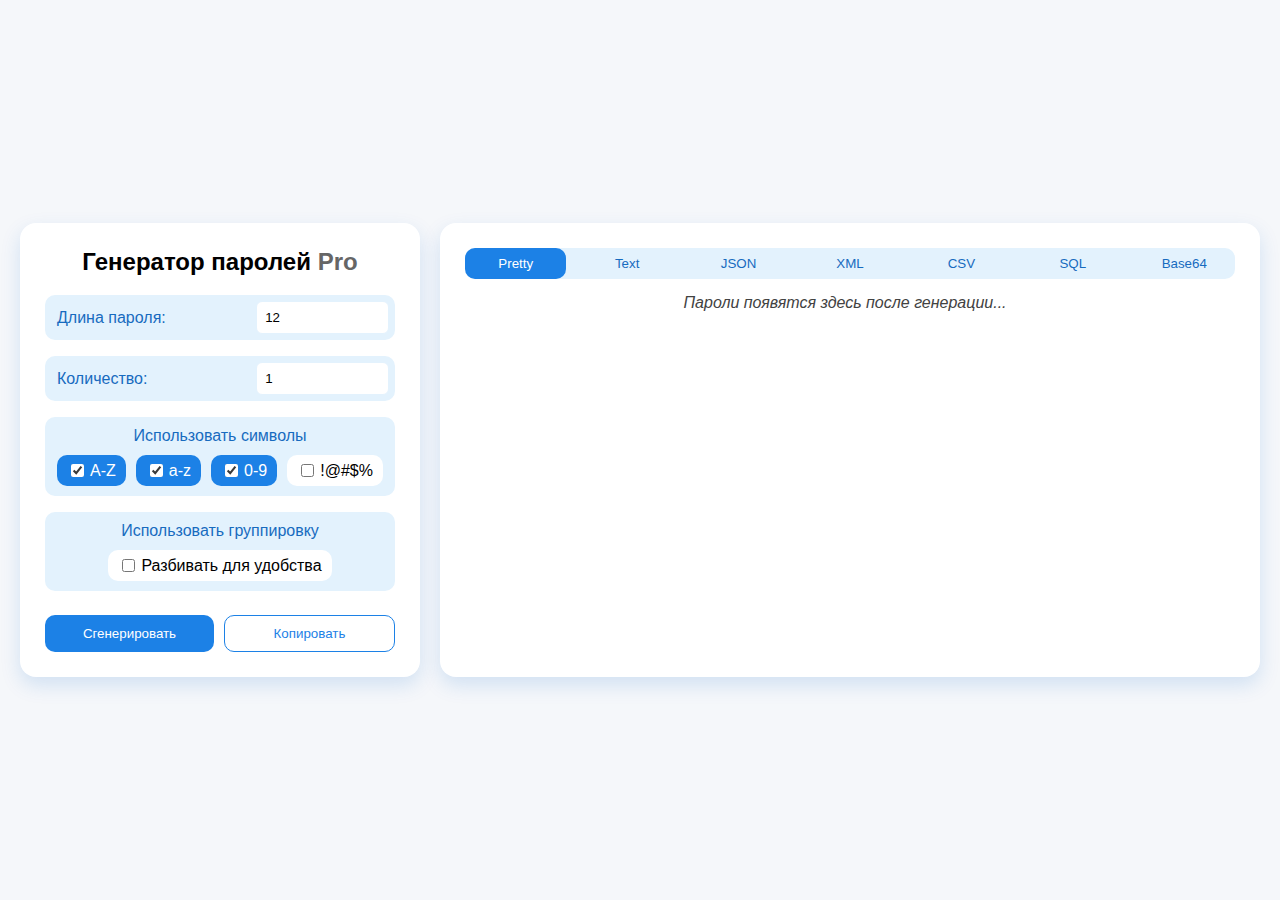
<file: PasswordGenerator/index.html>
<!DOCTYPE html>
<html lang="ru">
	<head>
		<meta charset="UTF-8">
		<meta name="viewport" content="width=device-width, initial-scale=1.0">

		<title>Генератор паролей</title>

		<link rel="stylesheet" href="css/global.css">
		<link rel="stylesheet" href="css/buttons.css">
		<link rel="stylesheet" href="css/tabs.css">
	</head>

	<body>
		<div class="container">
	        <div class="settings-panel">
	            <h2 class="settings-panel__title">Генератор паролей <span>Pro</span></h2>

		        <div class="form-group row">
					<label for="length">Длина пароля:</label>
			        <input type="number" id="length" min="4" max="64" value="12">
		        </div>

		        <div class="form-group row">
			        <label for="count">Количество:</label>
			        <input type="number" id="count" min="1" max="100" value="1">
				</div>

		        <div class="form-group column">
			        <label>Использовать символы</label>

			        <div class="checkbox-group">
				        <label class="checkbox-item">
					        <input type="checkbox" id="uppercase" checked>
					        A-Z
				        </label>

				        <label class="checkbox-item">
					        <input type="checkbox" id="lowercase" checked>
					        a-z
				        </label>

				        <label class="checkbox-item">
					        <input type="checkbox" id="numbers" checked>
					        0-9
				        </label>

				        <label class="checkbox-item">
					        <input type="checkbox" id="symbols">
					        !@#$%
				        </label>
			        </div>
		        </div>

		        <div class="form-group column">
			        <label>Использовать группировку</label>

			        <div class="checkbox-group">
				        <label class="checkbox-item">
					        <input type="checkbox" id="autoGroup">
					        Разбивать для удобства
				        </label>
			        </div>
		        </div>

		        <div class="buttons">
					<button class="btn btn-primary" onclick="generatePassword()">Сгенерировать</button>
		            <button class="btn btn-secondary" onclick="copyPassword()">Копировать</button>
		        </div>
			</div>

	        <div class="output-panel">
	            <div class="tabs">
	                <button class="tab active" onclick="switchTab('pretty')">Pretty</button>
	                <button class="tab" onclick="switchTab('plain')">Text</button>
	                <button class="tab" onclick="switchTab('json')">JSON</button>
		            <button class="tab" onclick="switchTab('xml')">XML</button>
		            <button class="tab" onclick="switchTab('csv')">CSV</button>
		            <button class="tab" onclick="switchTab('sql')">SQL</button>
		            <button class="tab" onclick="switchTab('base64')">Base64</button>
	            </div>

	            <div id="prettyTab" class="tab-content active">
	                <div class="pretty-output" id="passwordResult">
		                <span class="tab-preview">Пароли появятся здесь после генерации...</span>
	                </div>
	            </div>

	            <div id="plainTab" class="tab-content">
	                <pre class="code-output plaintext-output" id="plainResult"></pre>
	            </div>

	            <div id="jsonTab" class="tab-content">
	                <pre class="code-output json-output" id="jsonResult"></pre>
	            </div>

		        <div id="xmlTab" class="tab-content">
			        <pre class="code-output xml-output" id="xmlResult"></pre>
		        </div>

		        <div id="csvTab" class="tab-content">
			        <pre class="code-output сsv-output" id="csvResult"></pre>
		        </div>

		        <div id="sqlTab" class="tab-content">
			        <pre class="code-output sql-output" id="sqlResult"></pre>
		        </div>

		        <div id="base64Tab" class="tab-content">
			        <pre class="code-output base64-output" id="base64Result"></pre>
		        </div>
	        </div>
		</div>

		<script src="js/PassGenerate.js"></script>
	</body>
</html>
</file>
<file: EasyPaint/css/lib/colors.css>
/* --------------------------------- colors --------------------------------- */

/* --------------------- root colors -------------------- */

:root{
	/* monochrome */
	--clr-white:        #FFFFFF;
	--clr-almost-white: #EAEAEA;
	--clr-gray-light:   #CCCCCC;
	--clr-gray:         #666666;
	--clr-gray-dark:    #2A2D31;
	--clr-almost-black: #121212;
	--clr-black:        #000000;

	/* green */
	--clr-green-light: #AEE4AB;
	--clr-green-dark:  #1E561E;

	/* blue */
	--clr-blue-light:  #ABCEFF;
	--clr-blue-dark:   #032B63;

	/* sand */
	--clr-sand-light:  #FFEBAB;
	--clr-sand-dark:   #634B03;

	/* red */
	--clr-red-light:   #F0A6AC;
	--clr-red-dark:    #721C24;
}
</file>
<file: EasyPaint/css/src/global.css>
/* --------------------------------- global --------------------------------- */

/* ------------------------ body ------------------------ */

.body{
	display: grid;
	grid-template-areas: 'header header'
						 'canvas aside';
	grid-template-columns: 1fr auto;
	grid-template-rows: auto 1fr;

	margin: 0;
	padding: 0;
	height: 100vh;
	overflow: hidden;

	font-family: Comfortaa, sans-serif;
}

/* ----------------------- header ----------------------- */

.header{
	grid-area: header;
}
.header__inner{
	display: flex;
	justify-content: space-between;
	width: calc(100% - 600px);
	margin: 0 auto;
	height: 40px;
}
.header-logo{
	font-size: 24px;
	margin: 0;
	padding: 6px 0 2px;
}

/* ------------------- header themes -------------------- */

.light .header{
	background-color: var(--clr-white);
	border-bottom: 1px solid var(--clr-gray-light);
}
.light .header-logo{
	color: var(--clr-black);
}

.dark .header{
	background-color: var(--clr-almost-black);
	border-bottom: 1px solid var(--clr-gray-dark);
}
.dark .header-logo{
	color: var(--clr-almost-white);
}

/* ------------------------- nav ------------------------ */

.nav{
	display: flex;
	flex-direction: row;
	flex-wrap: nowrap;
	align-items: center;
	gap: 6px;
}

/* ------------------------ main ------------------------ */

.main{
	grid-area: canvas;
	display: grid;
}
.main__canvas{
	position: absolute;
	width: 100%;
	height: calc(100% - 41px);
	cursor: crosshair;
}

/* ------------------- scripts layers ------------------- */

#script__canvas-background{
	z-index: 1;
}

/* ------------------------ aside ----------------------- */

.aside{
	grid-area: aside;
	width: 300px;
	z-index: 100;
	transform: translateX(0);
	opacity: 1;
	transition: opacity 0.3s ease, transform 0.5s ease;
}
.aside.hidden  {
	display: none;
}
.aside:not(.active) {
	transform: translateX(100%);
	opacity: 0;
	transition: opacity 0.3s ease 0.2s, transform 0.5s ease;
}

.aside__block{
	padding: 10px;
}
.aside-block__header{
	text-align: center;
	font-size: 18px;
	margin: 0 0 10px;
}

.aside-block__settings{
	display: flex;
	flex-direction: column;
	gap: 10px;
}
.aside-block__settings-parameter{
	display: flex;
	justify-content: space-between;
	align-items: center;
	font-size: 16px;
	font-weight: 600;
	padding: 4px 10px;
	border-radius: 8px;
}

.aside-block__settings-parameter input[type=color]{
	border: none;
	outline: none;
	padding: 0;
	height: 26px;
	width: 80px;
	border-radius: 6px;
}
.aside-block__settings-parameter input[type="color"]::-webkit-color-swatch-wrapper {
	padding: 0;
}
.aside-block__settings-parameter input[type="color"]::-webkit-color-swatch {
	border: none;
}

.aside-block__settings-parameter input[type=number]{
	width: 50px;
	background-color: transparent;
	border: none;
	border-bottom: 1px solid var(--clr-gray-light);
	font-weight: 600;
	font-size: 18px;
	font-family: Comfortaa, sans-serif;
}
.aside-block__settings-parameter input[type="number"]::-webkit-inner-spin-button,
.aside-block__settings-parameter input[type="number"]::-webkit-outer-spin-button {
	-webkit-appearance: none;
	margin: 0;
}
.aside-block__settings-parameter input[type="number"]:focus{
	outline: none;
}

.aside-block__settings-parameter input[type=text]{
	width: 100px;
	background-color: transparent;
	outline: none;
	border: none;
	border-bottom: 1px solid var(--clr-gray);
	font-weight: 500;
	font-size: 16px;
	font-family: Comfortaa, sans-serif;
}

.aside-block__layers{
	display: flex;
	flex-direction: column;
	align-items: center;
	gap: 10px;
}
.aside-block__layer{
	display: flex;
	flex-direction: column;
	justify-content: center;
	align-items: center;
	gap: 6px;
	font-size: 16px;
	font-weight: 600;
	padding: 8px 16px;
	border-radius: 8px;
	width: max-content;
}
.aside-block__layer .layer-name{
	margin: 0;
}

.aside-block__colors{
	display: flex;
	flex-direction: row;
	justify-content: center;
	flex-wrap: wrap;
	gap: 7px;
}
.aside-block__color{
	width: 50px;
	height: 30px;
	border-radius: 6px;
}

/* -------------------- aside themes -------------------- */

.light .aside{
	background-color: var(--clr-white);
	border-left: 1px solid var(--clr-gray-light);
	color: var(--clr-black);
}
.light .aside-block__settings-parameter{
	background-color: var(--clr-almost-white);
}
.light .aside-block__layer{
	background-color: var(--clr-almost-white);
}
.light .aside-block__layer.active{
	background-color: var(--clr-gray-light);
}

.dark .aside{
	background-color: var(--clr-almost-black);
	border-left: 1px solid var(--clr-gray-dark);
	color: var(--clr-almost-white);
}
.dark .aside-block__settings-parameter{
	background-color: var(--clr-gray-dark);
}
.dark .aside-block__layer{
	background-color: var(--clr-gray-dark);
}
.dark .aside-block__layer.active{
	background-color: var(--clr-gray);
}

.dark .aside-block__settings-parameter input[type=number]{
	color: var(--clr-almost-white);
}

/* -------------------- media styles -------------------- */

@media screen and (max-width: 1900px) {

	.header__inner{
		display: flex;
		justify-content: space-between;
		width: calc(100% - 450px);
		margin: 0 auto;
		height: 40px;
	}

}

@media screen and (max-width: 1800px) {

	.header__inner{
		display: flex;
		justify-content: space-between;
		width: calc(100% - 350px);
		margin: 0 auto;
		height: 40px;
	}

}

@media screen and (max-width: 1700px) {

	.header__inner{
		display: flex;
		justify-content: space-between;
		width: calc(100% - 250px);
		margin: 0 auto;
		height: 40px;
	}

}

@media screen and (max-width: 1600px) {

	.header__inner{
		display: flex;
		justify-content: space-between;
		width: calc(100% - 150px);
		margin: 0 auto;
		height: 40px;
	}

}


@media screen and (max-width: 1500px) {

	.header__inner{
		display: flex;
		justify-content: space-between;
		width: calc(100% - 150px);
		margin: 0 auto;
		height: 40px;
	}

	.header__inner .btn{
		font-size: 16px;
	}
	.header__inner .btn.md{
		padding: 6px 10px;
	}

}

@media screen and (max-width: 1400px) {

	.header__inner{
		display: flex;
		justify-content: space-between;
		width: calc(100% - 150px);
		margin: 0 auto;
		height: 40px;
	}

	.header__inner .btn i{
		display: none;
	}

}

@media screen and (max-width: 1200px) {

	.header__inner{
		display: flex;
		justify-content: space-between;
		width: calc(100% - 150px);
		margin: 0 auto;
		height: 40px;
	}

	.header__inner .btn i{
		display: block;
	}
	.header__inner .btn span{
		display: none;
	}
	.header__inner .btn.md{
		padding: 6px 18px;
	}

}
</file>
<file: EasyPaint/css/lib/buttons.css>
/* ------------------------------ buttons libs ------------------------------ */

/* ------------------------ base ------------------------ */

.btn{
	border: none;
	outline: none;
	font-family: Comfortaa, sans-serif;
	font-weight: 600;
	font-size: 18px;
	border-radius: 6px;
	transition: background-color 0.3s, color 0.3s;
	cursor: pointer;
	background-color: var(--btn-bg);
	color: var(--btn-text);
}

/* ------------------------ size ------------------------ */

.btn.sm{
	padding: 5px 8px;
}
.btn.md{
	padding: 6px 12px;
}
.btn.lg{
	padding: 8px 16px;
}

/* -------------------- colors light -------------------- */

.light .btn.green{
	--btn-bg: var(--clr-green-light);
	--btn-text: var(--clr-green-dark);
}
.light .btn.blue{
	--btn-bg: var(--clr-blue-light);
	--btn-text: var(--clr-blue-dark);
}
.light .btn.sand{
	--btn-bg: var(--clr-sand-light);
	--btn-text: var(--clr-sand-dark);
}
.light .btn.red{
	--btn-bg: var(--clr-red-light);
	--btn-text: var(--clr-red-dark);
}

/* -------------------- colors dark --------------------- */

.dark .btn.green{
	--btn-bg: var(--clr-green-dark);
	--btn-text: var(--clr-green-light);
}
.dark .btn.blue{
	--btn-bg: var(--clr-blue-dark);
	--btn-text: var(--clr-blue-light);
}
.dark .btn.sand{
	--btn-bg: var(--clr-sand-dark);
	--btn-text: var(--clr-sand-light);
}
.dark .btn.red{
	--btn-bg: var(--clr-red-dark);
	--btn-text: var(--clr-red-light);
}

/* --------------------- colorized ---------------------- */

.btn:hover{
	background-color: color-mix(in srgb, var(--btn-bg), var(--clr-white) 25%);
}
.btn:active{
	background-color: color-mix(in srgb, var(--btn-bg), var(--clr-black) 10%);
	color: var(--clr-white);
}

/* ---------------------- outline ----------------------- */

.btn.outline{
	background-color: transparent;
	outline: 2px solid var(--btn-bg);
	color: var(--btn-text);
}
.btn.outline:hover {
	background-color: var(--btn-bg);
	color: var(--btn-text);
}
.btn.outline:active{
	background-color: color-mix(in srgb, var(--btn-bg), var(--clr-black) 10%);
	outline-color: color-mix(in srgb, var(--btn-bg), var(--clr-black) 10%);
	color: var(--clr-white);
}

/* ---------------------- utility ----------------------- */

.buttons{
	display: flex;
	justify-content: center;
	margin-top: 10px;
}
</file>
<file: EasyPaint/css/lib/modals.css>
/* ------------------------------- modals libs ------------------------------ */

/* --------------------- modal base --------------------- */

.modal{
	position: absolute;
	display: grid;
	grid-template-rows: auto 1fr auto;
	z-index: 100;
	height: 500px;
	top: calc(calc(100% - 500px) / 2);
	width: 1000px;
	left: calc(calc(100% - 1000px) / 2);
	border-radius: 20px;
	opacity: 0;
	visibility: hidden;
	transform: scale(0.9);
	transition: opacity 0.3s ease, visibility 0.3s ease, transform 0.3s ease;
}
.modal[open] {
	opacity: 1;
	visibility: visible;
	transform: scale(1);
}

.modal__header{
	padding: 8px 40px;
	border-top-left-radius: 20px;
	border-top-right-radius: 20px;
}
.modal-header__title{
	margin: 0;
	font-size: 20px;
}

.modal__content{
	padding: 15px;
}

.modal__content:has(.modal-content__data){
	overflow: auto;
}
.modal-content__data{
	display: block;
	width:  calc(100% - 20px);
	height: 100%;
	padding: 0 10px;
	font-family: Consolas, monospace;
	font-size: 18px;
}

.modal-content__textarea{
	font-family: Consolas, monospace;
	font-size: 18px;
	width:      calc(100% - 30px);
	min-width:  calc(100% - 30px);
	max-width:  calc(100% - 30px);
	height:     calc(100% - 30px);
	min-height: calc(100% - 30px);
	max-height: calc(100% - 30px);
	resize: none;
	padding: 15px;
	border: none;
	border-radius: 10px;
}
.modal-content__textarea:focus{
	outline: none;
}

.modal__footer{
	text-align: right;
	padding: 6px 40px;
	border-bottom-left-radius: 20px;
	border-bottom-right-radius: 20px;
}

/* -------------------- modal themes -------------------- */

.light .modal{
	background-color: var(--clr-white);
	box-shadow: 0 0 12px 0 rgba(0, 0, 0, 0.75);
}
.light .modal__header{
	color: var(--clr-black);
	background-color: var(--clr-almost-white);
}
.light .modal-content__textarea{
	background-color: var(--clr-almost-white);
	color: var(--clr-black);
}
.light .modal__footer{
	background-color: var(--clr-almost-white);
}

.dark .modal{
	background-color: var(--clr-almost-black);
	box-shadow: 0 0 12px 0 rgba(0, 0, 0, 0.75);
}
.dark .modal__header{
	color: var(--clr-almost-white);
	background-color: var(--clr-gray-dark);
}
.dark .modal-content__textarea{
	background-color: var(--clr-gray-dark);
	color: var(--clr-almost-white);
}
.dark .modal__footer{
	background-color: var(--clr-gray-dark);
}

/* --------------------- scrollbar ---------------------- */

.custom-scroll{
	overflow-y: scroll;
}
.custom-scroll::-webkit-scrollbar,
.custom-scroll::-webkit-scrollbar-thumb{
	width: 10px;
	border-radius: 5px;
}
.custom-scroll::-webkit-scrollbar-button{
	display: none;
}

.light .custom-scroll::-webkit-scrollbar{
	background-color: var(--clr-gray-light);
}
.light .custom-scroll::-webkit-scrollbar-thumb{
	background-color: var(--clr-gray);
}

.dark .custom-scroll::-webkit-scrollbar{
	background-color: var(--clr-gray);
}
.dark .custom-scroll::-webkit-scrollbar-thumb{
	background-color: var(--clr-gray-light);
}
</file>
<file: FontsLib/css/style.css>
:root {
	--bg-light: #f5f7fa;
	--text-light: #222;
	--card-light: #ffffff;
	--border-light: #dce1e7;

	--bg-dark: #121212;
	--text-dark: #eaeaea;
	--card-dark: #1e1e1e;
	--border-dark: #2a2a2a;

	--shadow-hover: 0 15px 35px rgba(0, 0, 0, 0.15);
	--shadow-normal: 0 5px 15px rgba(0, 0, 0, 0.05);
}

body {
	margin: 0;
	font-family: 'Segoe UI', sans-serif;
	transition: background 0.3s, color 0.3s;
}

.light {
	background: var(--bg-light);
	color: var(--text-light);
}

.dark {
	background: var(--bg-dark);
	color: var(--text-dark);
}

.container {
	max-width: 1200px;
	margin: 3rem auto;
	padding: 2rem;
	border-radius: 16px;
	transition: background 0.3s;
}

.light .container {
	background: var(--card-light);
	border: 1px solid var(--border-light);
}

.dark .container {
	background: var(--card-dark);
	border: 1px solid var(--border-dark);
}

.theme-toggle {
	position: fixed;
	top: 1rem;
	right: 1rem;
	background: none;
	border: none;
	font-size: 1.5rem;
	cursor: pointer;
	color: inherit;
}

.font-sample {
	margin-bottom: 2rem;
	padding: 1.5rem;
	border-radius: 14px;
	background: inherit;
	box-shadow: var(--shadow-normal);
	transition: transform 0.3s ease, box-shadow 0.3s ease;
}

.font-sample:hover {
	transform: translateY(-5px);
	box-shadow: var(--shadow-hover);
}

.light .font-sample {
	background: #f7fafa;
}

.dark .font-sample {
	background: #2a2d31;
}

h1 {
	text-align: center;
	font-size: 2rem;
	margin-bottom: 2rem;
}

h2 {
	margin-top: 0;
}

p{
	font-size: 1.35em;
}
</file>
<file: JsLogger/css/global.css>
.body {
	font-family: Consolas, monospace;
	background: #1c1c1c;
	font-size: 22px;
	margin: 0;
	padding: 0;
}

.header{
	position: sticky;
	top: 0;
	background: #2e2e2e;
	padding: 20px 60px;
}

.header__title {
	color: #0dcaf0;
	margin: 0;
	font-size: 2em;
}

.content{
	margin: 20px 10px 20px 0;
	padding: 0 50px 0 60px;
	overflow-y: scroll;
	max-height: calc(calc(100vh - 40px) - 91px);
}
.content::-webkit-scrollbar,
.content::-webkit-scrollbar-thumb{
	width: 10px;
	border-radius: 5px;
}
.content::-webkit-scrollbar{
	background-color: #42464c;
}
.content::-webkit-scrollbar-thumb{
	background-color: #5d6468;
}
.content::-webkit-scrollbar-button{
	display: none;
}

.log-record {
	display: block;
	margin-bottom: 8px;
	padding: 6px 20px;
	border-radius: 6px;
	font-size: 1em;
	background-color: #242424;
	color: #D3D3D3;
}

.log-record:has(.log-record__level--trace) {
	background-color: #212121;
	color: #888;
}

.log-record:has(.log-record__level--debug) {
	background-color: #242424;
	color: #b3b3b3;
}

.log-record:has(.log-record__level--info) {
	background-color: #2e2e2e;
	color: #e6e6e6;
}
.log-record:has(.log-record__level--info) .log-record__level {
	color: #3590e6;
}

.log-record:has(.log-record__level--success) {
	background-color: #2e2e2e;
	color: #d9ffb3;
}
.log-record:has(.log-record__level--success) .log-record__level {
	color: #4FE34F;
}

.log-record:has(.log-record__level--warning) {
	background-color: #2e2e2e;
	color: #ffecb3;
}
.log-record:has(.log-record__level--warning) .log-record__level {
	color: #CCCC3D;
}

.log-record:has(.log-record__level--error) {
	background-color: #2e2e2e;
	color: #ffa6a6;
}
.log-record:has(.log-record__level--error) .log-record__level {
	color: #E35C4F;
}

.log-record:has(.log-record__level--critical) {
	background-color: #2e2e2e;
	color: #ff6666;
}
.log-record:has(.log-record__level--critical) .log-record__level {
	color: #ff3826;
}

.log-record .log-record__separator{
	color: #666;
}
.log-record .log-record__datetime{
	color: #b3b3b3;
}


@media screen and ( max-width: 1650px ) {

	.body{
		font-size: 20px;
	}

	.header{
		padding: 15px 40px;
	}

	.content{
		margin: 20px 0;
		padding: 0 40px;
		max-height: calc(calc(100vh - 40px) - 77px);
	}

}

@media screen and ( max-width: 1200px ) {

	.body{
		font-size: 18px;
	}

	.header{
		padding: 10px 30px;
	}
	.header__title{
		font-size: 1.5em;
	}

	.content{
		margin: 20px 0;
		padding: 0 30px;
		max-height: calc(calc(100vh - 40px) - 52px);
	}

}

@media screen and ( max-width: 800px ) {

	.body{
		font-size: 16px;
	}

	.header{
		padding: 10px 20px;
	}
	.header__title{
		font-size: 1.5em;
	}

	.content{
		margin: 15px 0;
		padding: 0 20px;
		max-height: calc(calc(100vh - 30px) - 52px);
	}

}
</file>
<file: MemoGame/css/style.css>
* {
	box-sizing: border-box;
	margin: 0;
	padding: 0;
}

body {
	font-family: 'Segoe UI', sans-serif;
	background: #f0f4f8;
	display: flex;
	flex-direction: column;
	align-items: center;
	padding: 20px;
}

.header {
	text-align: center;
	margin-bottom: 20px;
}
.header .header__title {
	color: #2c3e50;
	display: inline-block;
}

.stats {
	display: flex;
	gap: 20px;
	margin-top: 10px;
	font-weight: bold;
	color: #2c3e50;
}
.stats .stats__block{
	padding: 8px 16px;
	font-size: 18px;
	background-color: #dddddd;
	border-radius: 8px;
}
.stats .cards-set{
	margin-left: 5px;
	padding: 4px 8px;
	border-radius: 4px;
	border: none;
	font-size: 15px;
	font-weight: 600;
}

.game-board {
	display: grid;
	grid-template-columns: repeat(6, 1fr);
	gap: 10px;
	max-width: 1200px;
	width: 100%;
}

.card {
	aspect-ratio: 1 / 1;
	background: #3498db;
	border-radius: 12px;
	cursor: pointer;
	display: flex;
	justify-content: center;
	align-items: center;
	font-size: 32px;
	color: white;
	transition: transform 0.3s, background 0.3s;
	transform-style: preserve-3d;
}
.card.flipped {
	transform: rotateY(180deg);
}
.card.matched {
	background: #2ecc71;
	cursor: default;
}

.card-face {
	position: absolute;
	backface-visibility: hidden;
	width: 100%;
	height: 100%;
	border-radius: 12px;
}

.card-front {
	background: #3498db;
	display: flex;
	justify-content: center;
	align-items: center;
	font-size: 2em;
}

.card-back {
	transform: rotateY(180deg);
	background: white;
	display: flex;
	justify-content: center;
	align-items: center;
}
.card-back img {
	width: 90%;
	height: 90%;
	object-fit: cover;
	border-radius: 8px;
}

/* Модальное окно победы */
.modal {
	display: none;
	position: fixed;
	z-index: 10;
	left: 0;
	top: 0;
	width: 100%;
	height: 100%;
	background-color: rgba(0,0,0,0.7);
	justify-content: center;
	align-items: center;
}

.modal-content {
	background: white;
	padding: 30px;
	border-radius: 12px;
	text-align: center;
	max-width: 400px;
	width: 80%;
	box-shadow: 0 4px 20px rgba(0,0,0,0.3);
}
.modal-content h2 {
	color: #27ae60;
}
.modal-content button {
	margin-top: 15px;
	padding: 10px 20px;
	font-size: 16px;
	background: #3498db;
	color: white;
	border: none;
	border-radius: 5px;
	cursor: pointer;
}
.modal-content button:hover {
	background: #2980b9;
}
</file>
<file: PasswordGenerator/css/global.css>
/* --------------------------------- global --------------------------------- */

/* ----------------------- global ----------------------- */

:root {
	--clr-bg: #f5f7fa;

	--clr-text: #2e3a4d;
	--clr-text-light: #6c7a91;

	--clr-blue: #1c81e6;
	--clr-blue-darker: #176bbf;
	--clr-blue-lighter: #4da6ff;

	--clr-blue-very-light: #e3f2fd;
	--clr-blue-light: #bde3fc;

	--clr-white: #ffffff;
	--сlr-black: #000000;
}

* {
	box-sizing: border-box;
	transition: all 0.2s ease;
}

/* ------------------------ body ------------------------ */

body {
	font-family: Roboto, 'Segoe UI', Tahoma, Geneva, Verdana, sans-serif;
	display: flex;
	justify-content: center;
	align-items: center;
	min-height: 100vh;
	margin: 0;
	background-color: var(--clr-bg);
}

/* ---------------------- container --------------------- */

.container {
	display: flex;
	gap: 20px;
	width: 100%;
	max-width: 1500px;
	padding: 20px;
}

/* -------------------- settings-panel ------------------ */

.settings-panel {
	flex: 1;
	max-width: 400px;
	background: white;
	border-radius: 16px;
	box-shadow: 0 8px 20px rgba(0, 100, 200, 0.15);
	padding: 25px;
}
.settings-panel__title {
	margin-top: 0;
	text-align: center;
	font-weight: 600;
}
.settings-panel__title span{
	color: #666;
	font-weight: 700;

}

.form-group{
	display: flex;
	border-radius: 10px;
	gap: 10px;
	margin-bottom: 16px;
	background-color: var(--clr-blue-very-light);
}
.form-group.row{
	flex-direction: row;
	justify-content: space-between;
	align-items: center;
	padding: 6px 6px 6px 12px;
}
.form-group.column{
	flex-direction: column;
	justify-content: left;
	align-items: center;
	padding: 10px;
}

.form-group label {
	font-weight: 400;
	color: var(--clr-blue-darker);
}
.form-group input[type="number"] {
	padding: 8px;
	border: 1px solid var(--clr-blue-very-light);
	border-radius: 6px;
	width: 40%;
	font-weight: 500;
}

.checkbox-group {
	display: flex;
	width: 100%;
	flex-wrap: wrap;
	justify-content: center;
	gap: 10px;
}
.checkbox-group .checkbox-item {
	display: flex;
	align-items: center;
	background: var(--clr-white);
	color: var(--clr-black);
	padding: 6px 10px;
	border-radius: 10px;
}
.checkbox-group .checkbox-item input[type="checkbox"] {
	margin-right: 6px;
}
.checkbox-group .checkbox-item input[type="checkbox"]:checked {
	accent-color: white;
}
.checkbox-group .checkbox-item:has( input[type="checkbox"]:checked ) {
	background-color: var(--clr-blue);
	color: var(--clr-white);
}

/* --------------------- output-panel ------------------- */

.output-panel {
	flex: 1;
	background: white;
	border-radius: 16px;
	box-shadow: 0 8px 20px rgba(0, 100, 200, 0.15);
	padding: 25px;
}

/* ----------------------- media ------------------------ */

@media screen and (max-width: 1000px) {

	.container {
		flex-direction: column;
	}

	.settings-panel {
		flex: 1;
		max-width: 100%;
	}

}

@media screen and (max-width: 600px) {

	.container {
		padding: 0;
	}

	.output-panel{
		padding: 10px;
	}
}
</file>
<file: PasswordGenerator/css/buttons.css>
/* --------------------------------- buttons -------------------------------- */

.buttons {
	display: flex;
	flex-direction: row;
	gap: 10px;
	margin-top: 24px;
}

.buttons .btn{
	flex: 1;
}

/* ------------------------ base ------------------------ */

.btn {
	padding: 10px 20px;
	border: none;
	border-radius: 10px;
	cursor: pointer;
	font-weight: 500;
	transition: all 0.3s;
}

.btn-primary{
	background-color: var(--clr-blue);
	color: white;
}
.btn-primary:hover {
	background-color: var(--clr-blue-darker);
}
.btn-primary:active {
	background-color: var(--clr-blue-lighter);
}

.btn-secondary{
	border: 1px solid var(--clr-blue);
	background-color: var(--clr-white);
	color: var(--clr-blue);
}
.btn-secondary:hover{
	border-color: var(--clr-blue-darker);
	background-color: var(--clr-blue-darker);
	color: var(--clr-white);
}
.btn-secondary:active{
	border-color: var(--clr-blue-lighter);
	background-color: var(--clr-blue-lighter);
	color: var(--clr-white);
}

/* ----------------------- media ------------------------ */

@media screen and (max-width: 400px) {

	.buttons {
		flex-direction: column;
	}

}
</file>
<file: PasswordGenerator/css/tabs.css>
/* ---------------------------------- tabs ---------------------------------- */

/* ----------------------- buttons ---------------------- */

.tabs {
	display: flex;
	flex-wrap: wrap;
	gap: 10px;
	margin-bottom: 15px;
	background-color: var(--clr-blue-very-light);
	border-radius: 10px;
}
.tab {
	flex: 1;
	padding: 8px 15px;
	border: none;
	border-radius: 10px;
	cursor: pointer;
	background: transparent;
	color: var(--clr-blue-darker);
	transition: all 0.2s;
	position: relative;
}
.tab.active {
	background: var(--clr-blue);
	color: white;
}

/* ----------------------- content ---------------------- */

.tab-content {
	display: none;
	min-height: 200px;
	max-height: 60vh;
	overflow-y: auto;
	padding-right: 10px;
}
.tab-content.active {
	display: block;
}
.tab-content::-webkit-scrollbar{
	background-color: var(--clr-blue-very-light);
	width: 12px;
	border-radius: 6px;
}
.tab-content::-webkit-scrollbar-thumb{
	background-color: var(--clr-blue-light);
	border-radius: 6px;
}

.tab-content .tab-preview{
	display: block;
	width: 100%;
	text-align: center;
	color: #424242;
	font-style: italic;
}

/* --------------------- tab - pretty ------------------- */

.pretty-output{

}
.password-item {
	font-family: Consolas, monospace;
	margin-bottom: 4px;
	padding: 8px 16px;
	background: var(--clr-blue-very-light);
}
.password-item:first-child {
	border-top-right-radius: 10px;
	border-top-left-radius: 10px;
}
.password-item:last-child {
	border-bottom-right-radius: 10px;
	border-bottom-left-radius: 10px;
	margin-bottom: 0;
}

/* -------------------- tab - another ------------------- */

.code-output{
	white-space: pre-wrap;
	font-family: Consolas, monospace;
	font-size: 16px;
	line-height: 1.5;
}
</file>
<file: EasyPaint/assets/fontawesome-free-6.7.2-web/css/solid.css>
/*!
 * Font Awesome Free 6.7.2 by @fontawesome - https://fontawesome.com
 * License - https://fontawesome.com/license/free (Icons: CC BY 4.0, Fonts: SIL OFL 1.1, Code: MIT License)
 * Copyright 2024 Fonticons, Inc.
 */
:root, :host {
  --fa-style-family-classic: 'Font Awesome 6 Free';
  --fa-font-solid: normal 900 1em/1 'Font Awesome 6 Free'; }

@font-face {
  font-family: 'Font Awesome 6 Free';
  font-style: normal;
  font-weight: 900;
  font-display: block;
  src: url("../webfonts/fa-solid-900.woff2") format("woff2"), url("../webfonts/fa-solid-900.ttf") format("truetype"); }

.fas,
.fa-solid {
  font-weight: 900; }
</file>
